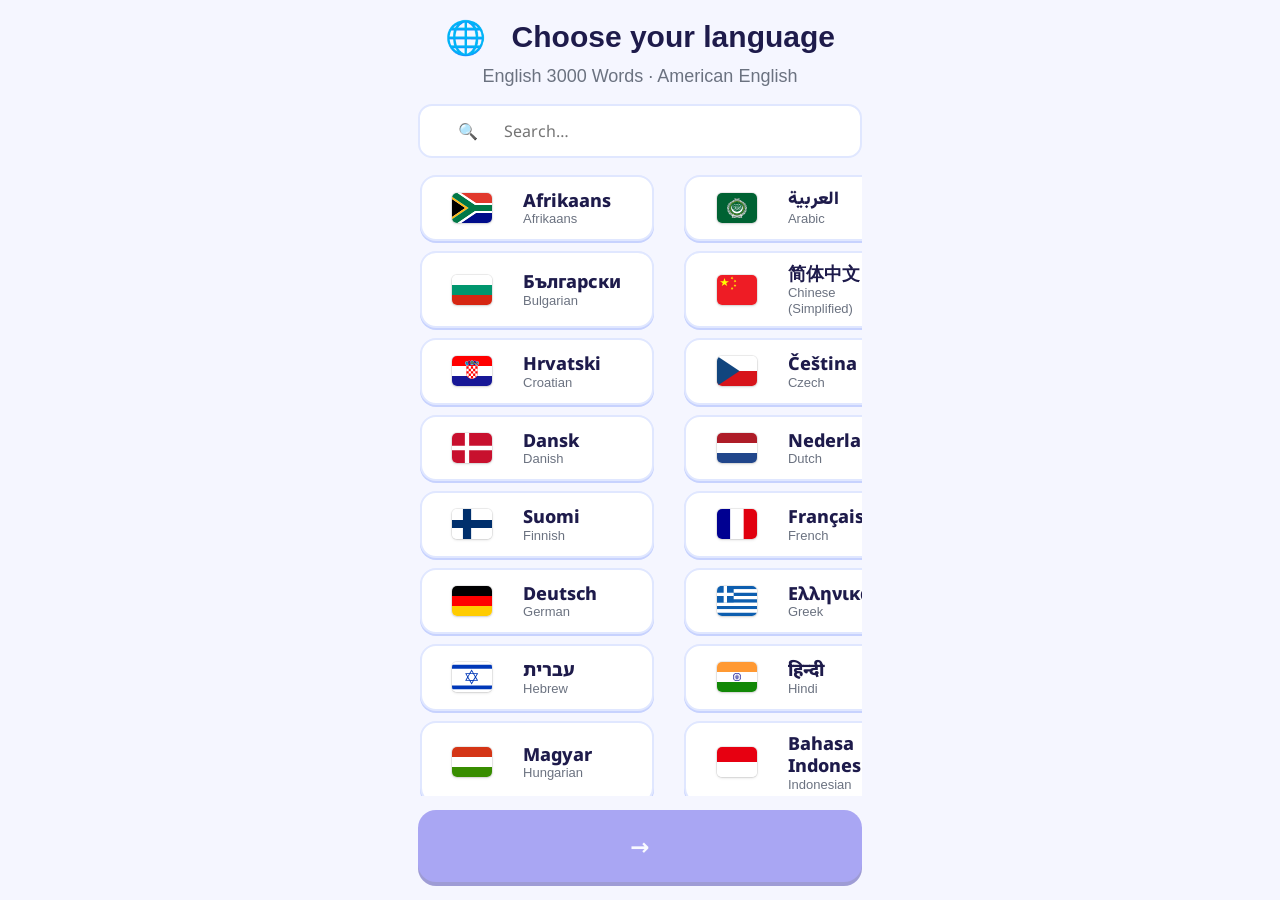
<file: index.html>
<!doctype html>
<html lang="en" dir="ltr">
<head>
<meta charset="utf-8">
<meta name="viewport" content="width=device-width, initial-scale=1, viewport-fit=cover, user-scalable=no">
<meta name="theme-color" content="#4f46e5">
<meta name="description" content="Learn the 3000 most important American English words (Oxford 3000, A1–B2) in your own language.">
<meta name="apple-mobile-web-app-capable" content="yes">
<meta name="mobile-web-app-capable" content="yes">
<meta name="apple-mobile-web-app-status-bar-style" content="default">
<meta name="apple-mobile-web-app-title" content="3000 Words">
<title>English 3000 Words</title>
<link rel="manifest" href="manifest.webmanifest">
<link rel="apple-touch-icon" sizes="180x180" href="icons/apple-touch-icon.png">
<link rel="icon" href="icons/icon-192.png">
<link rel="preload" href="fonts/Vazirmatn-Bold.woff2" as="font" type="font/woff2" crossorigin>
<link rel="stylesheet" href="fonts/w3g-fonts.css?v=5">
<link rel="stylesheet" href="style.css?v=11">
<script src="install.js?v=1"></script>
</head>
<body>
<div id="app"></div>
<script src="app.js?v=14"></script>
</body>
</html>
</file>
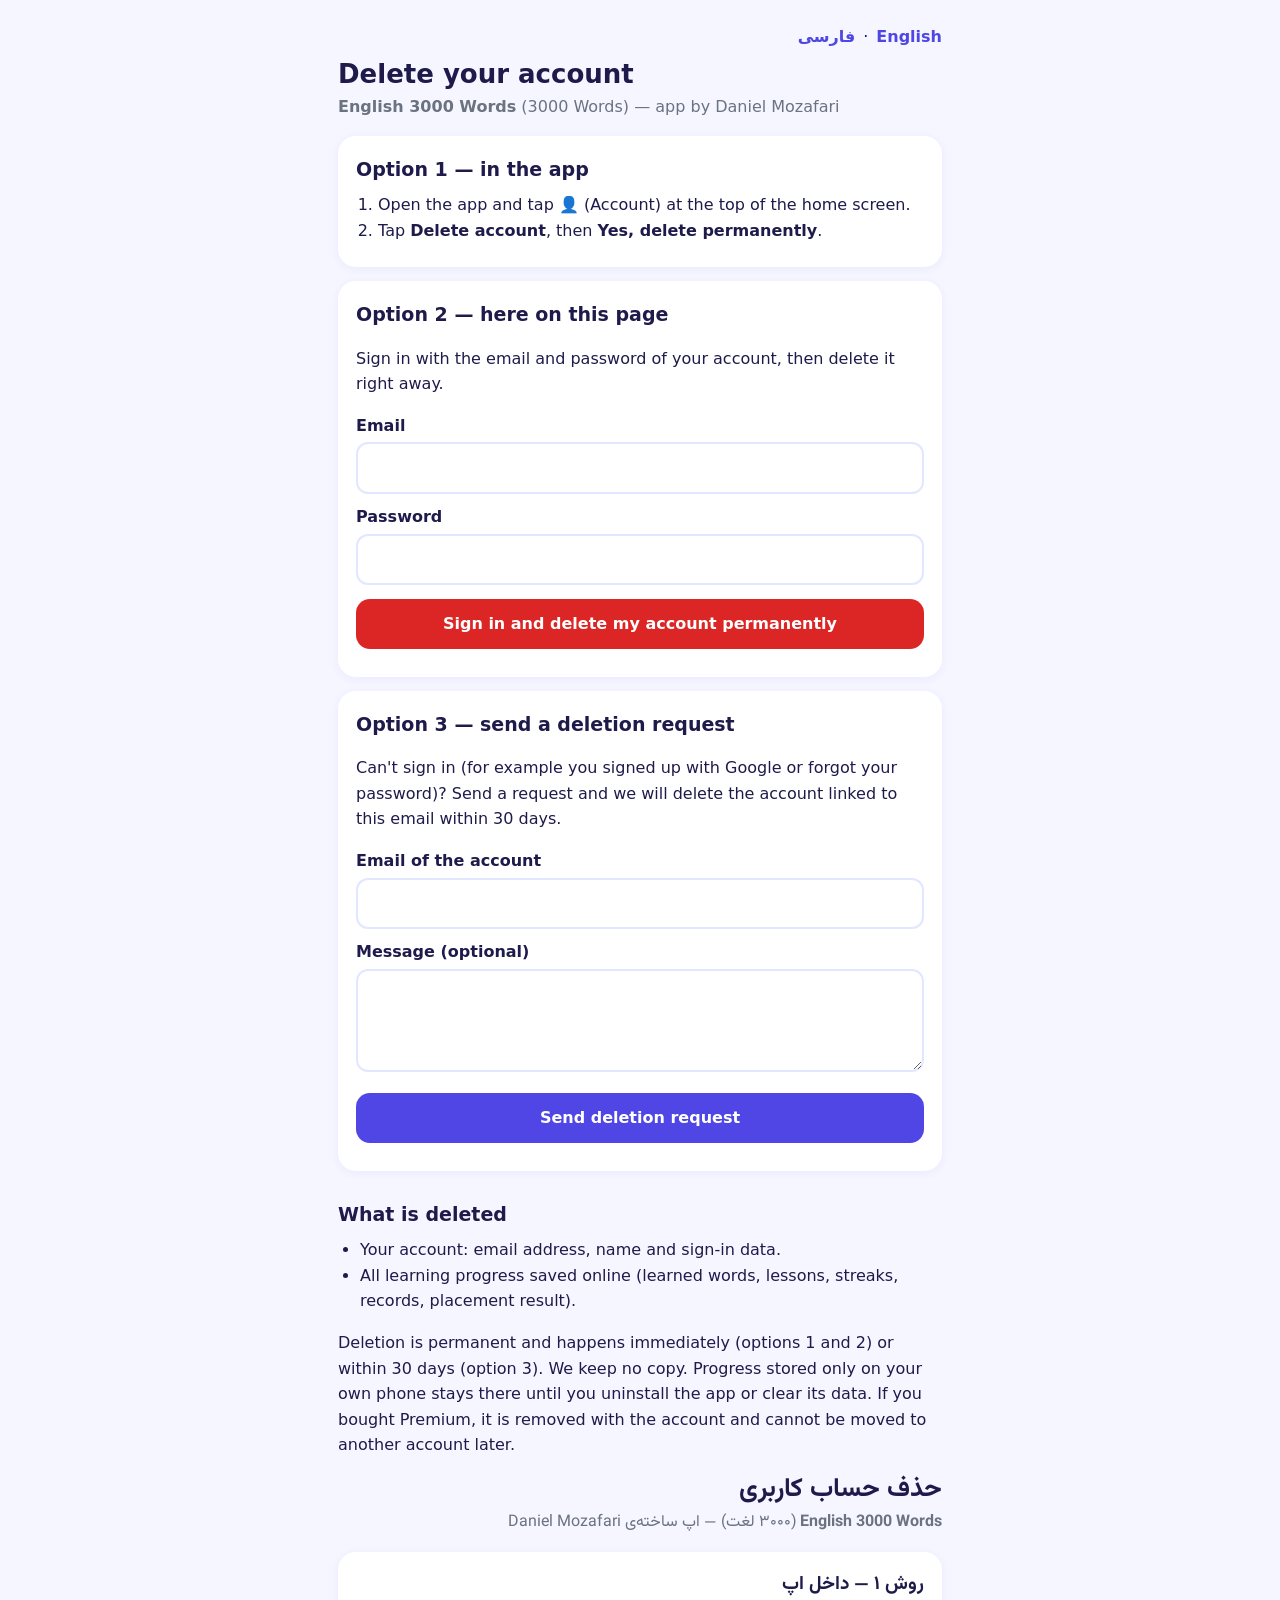
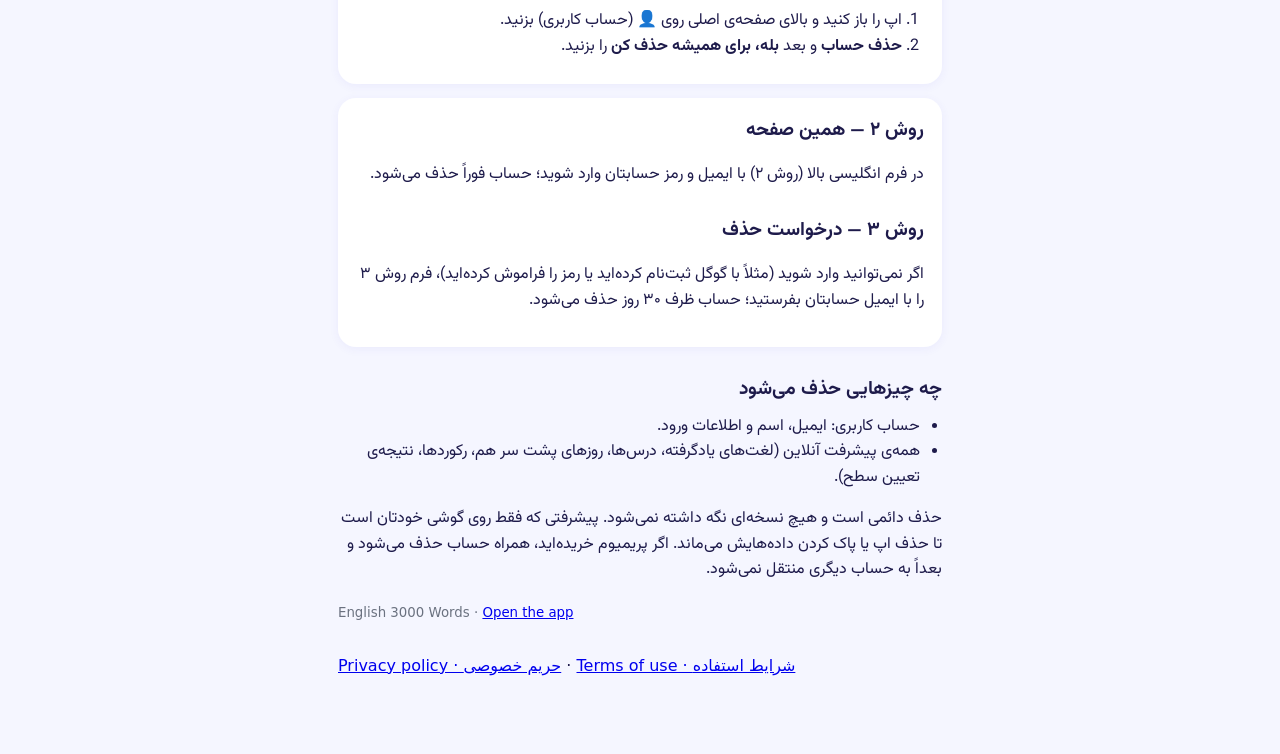
<file: delete-account.html>
<!doctype html>
<html lang="en" dir="ltr">
<head>
<meta charset="utf-8">
<meta name="viewport" content="width=device-width, initial-scale=1">
<meta name="robots" content="index,follow">
<title>Delete your account · English 3000 Words (Daniel Mozafari)</title>
<link rel="icon" href="icons/icon-192.png">
<style>
@font-face{font-family:Vazirmatn;src:url(fonts/Vazirmatn-Regular.woff2) format("woff2");font-weight:400}
@font-face{font-family:Vazirmatn;src:url(fonts/Vazirmatn-Bold.woff2) format("woff2");font-weight:700}
*{box-sizing:border-box}
body{margin:0;background:#f5f6ff;color:#1e1b4b;font:16px/1.6 system-ui,-apple-system,"Segoe UI",Roboto,Vazirmatn,sans-serif}
main{max-width:640px;margin:0 auto;padding:24px 18px 60px}
h1{font-size:26px;line-height:1.25;margin:8px 0 4px}h2{font-size:19px;margin:28px 0 8px}
.sub{color:#6b7280;margin:0 0 16px}
.card{background:#fff;border-radius:18px;padding:18px;box-shadow:0 2px 10px #4f46e510;margin:14px 0}
ol,ul{padding-inline-start:22px;margin:6px 0}
label{display:block;font-weight:700;margin:10px 0 4px}
input,textarea{width:100%;font:inherit;padding:11px 12px;border:2px solid #e0e7ff;border-radius:12px;background:#fff;color:inherit}
input:focus,textarea:focus{outline:0;border-color:#4f46e5}
button{font:inherit;font-weight:700;border:0;border-radius:14px;padding:12px 18px;margin-top:14px;cursor:pointer;background:#4f46e5;color:#fff;width:100%}
button.danger{background:#dc2626}button:disabled{opacity:.5}
.msg{margin-top:10px;font-weight:600}.msg.ok{color:#16a34a}.msg.bad{color:#dc2626}
.fa{direction:rtl;text-align:right;font-family:Vazirmatn,system-ui,sans-serif}
.lang{display:flex;gap:8px;justify-content:flex-end}.lang a{color:#4f46e5;font-weight:700;text-decoration:none}
small{color:#6b7280}
[hidden]{display:none!important}
</style>
</head>
<body>
<main>
<div class="lang"><a href="#fa">فارسی</a> · <a href="#en">English</a></div>

<section id="en">
<h1>Delete your account</h1>
<p class="sub"><b>English 3000 Words</b> (3000 Words) — app by Daniel Mozafari</p>
<div class="card">
<h2 style="margin-top:0">Option 1 — in the app</h2>
<ol><li>Open the app and tap <b>👤</b> (Account) at the top of the home screen.</li>
<li>Tap <b>Delete account</b>, then <b>Yes, delete permanently</b>.</li></ol>
</div>
<div class="card">
<h2 style="margin-top:0">Option 2 — here on this page</h2>
<p>Sign in with the email and password of your account, then delete it right away.</p>
<form id="delForm">
<label for="dEmail">Email</label><input id="dEmail" type="email" autocomplete="email" required dir="ltr">
<label for="dPw">Password</label><input id="dPw" type="password" autocomplete="current-password" required dir="ltr">
<button type="submit" id="dBtn" class="danger">Sign in and delete my account permanently</button>
<div class="msg" id="dMsg" role="status"></div>
</form>
</div>
<div class="card">
<h2 style="margin-top:0">Option 3 — send a deletion request</h2>
<p>Can't sign in (for example you signed up with Google or forgot your password)? Send a request and we will delete the account linked to this email within 30 days.</p>
<form id="reqForm">
<label for="rEmail">Email of the account</label><input id="rEmail" type="email" autocomplete="email" required dir="ltr">
<label for="rNote">Message (optional)</label><textarea id="rNote" rows="3" maxlength="1000"></textarea>
<button type="submit" id="rBtn">Send deletion request</button>
<div class="msg" id="rMsg" role="status"></div>
</form>
</div>
<h2>What is deleted</h2>
<ul><li>Your account: email address, name and sign-in data.</li>
<li>All learning progress saved online (learned words, lessons, streaks, records, placement result).</li></ul>
<p>Deletion is permanent and happens immediately (options 1 and 2) or within 30 days (option 3). We keep no copy. Progress stored only on your own phone stays there until you uninstall the app or clear its data. If you bought Premium, it is removed with the account and cannot be moved to another account later.</p>
</section>

<section id="fa" class="fa" lang="fa">
<h1>حذف حساب کاربری</h1>
<p class="sub"><b>English 3000 Words</b> (۳۰۰۰ لغت) — اپ ساخته‌ی Daniel Mozafari</p>
<div class="card">
<h2 style="margin-top:0">روش ۱ — داخل اپ</h2>
<ol><li>اپ را باز کنید و بالای صفحه‌ی اصلی روی <b>👤</b> (حساب کاربری) بزنید.</li>
<li><b>حذف حساب</b> و بعد <b>بله، برای همیشه حذف کن</b> را بزنید.</li></ol>
</div>
<div class="card">
<h2 style="margin-top:0">روش ۲ — همین صفحه</h2>
<p>در فرم انگلیسی بالا (روش ۲) با ایمیل و رمز حسابتان وارد شوید؛ حساب فوراً حذف می‌شود.</p>
<h2>روش ۳ — درخواست حذف</h2>
<p>اگر نمی‌توانید وارد شوید (مثلاً با گوگل ثبت‌نام کرده‌اید یا رمز را فراموش کرده‌اید)، فرم روش ۳ را با ایمیل حسابتان بفرستید؛ حساب ظرف ۳۰ روز حذف می‌شود.</p>
</div>
<h2>چه چیزهایی حذف می‌شود</h2>
<ul><li>حساب کاربری: ایمیل، اسم و اطلاعات ورود.</li><li>همه‌ی پیشرفت آنلاین (لغت‌های یادگرفته، درس‌ها، روزهای پشت سر هم، رکوردها، نتیجه‌ی تعیین سطح).</li></ul>
<p>حذف دائمی است و هیچ نسخه‌ای نگه داشته نمی‌شود. پیشرفتی که فقط روی گوشی خودتان است تا حذف اپ یا پاک کردن داده‌هایش می‌ماند. اگر پریمیوم خریده‌اید، همراه حساب حذف می‌شود و بعداً به حساب دیگری منتقل نمی‌شود.</p>
</section>
<p><small>English 3000 Words · <a href="./">Open the app</a></small></p>
<p style="margin-top:28px"><a href="privacy.html">Privacy policy · حریم خصوصی</a> · <a href="terms.html">Terms of use · شرایط استفاده</a></p>
</main>
<script src="vendor/supabase-2.118.0.js"></script>
<script>
(() => {
  const URL_ = 'https://acwkuhudvmarssthibzf.supabase.co', KEY = 'sb_publishable_L-R_EwjjZHj0tBxbjqFkPg_XfXNIHvh';
  const sb = supabase.createClient(URL_, KEY, { auth: { persistSession: false, autoRefreshToken: false, detectSessionInUrl: false } });
  const $ = id => document.getElementById(id);
  const say = (el, text, ok) => { el.textContent = text; el.className = 'msg ' + (ok ? 'ok' : 'bad'); };
  $('delForm').onsubmit = async e => {
    e.preventDefault(); const b = $('dBtn'); b.disabled = true; say($('dMsg'), '…', true);
    try {
      const { data, error } = await sb.auth.signInWithPassword({ email: $('dEmail').value.trim(), password: $('dPw').value });
      if (error) throw new Error(error.code === 'invalid_credentials' ? 'Wrong email or password.' : error.message);
      if (!confirm('Delete this account and all its progress permanently? This cannot be undone.')) { await sb.auth.signOut(); b.disabled = false; say($('dMsg'), ''); return; }
      const r = await fetch(URL_ + '/functions/v1/delete-account', { method: 'POST', headers: { Authorization: 'Bearer ' + data.session.access_token, apikey: KEY } });
      if (!r.ok) throw new Error('Deletion failed (' + r.status + '). Please send a request below.');
      say($('dMsg'), '✓ Your account and all its data have been deleted.', true); $('delForm').reset();
    } catch (err) { b.disabled = false; say($('dMsg'), err.message || 'Something went wrong.'); }
  };
  $('reqForm').onsubmit = async e => {
    e.preventDefault(); const b = $('rBtn'); b.disabled = true;
    try {
      const { error } = await sb.from('deletion_requests').insert({ email: $('rEmail').value.trim().slice(0, 254), note: $('rNote').value.trim().slice(0, 1000) || null });
      if (error) throw error;
      say($('rMsg'), '✓ Request received. The account for this email will be deleted within 30 days.', true); $('reqForm').reset();
    } catch (err) { b.disabled = false; say($('rMsg'), 'Could not send the request. Please try again.'); }
  };
})();
</script>
</body>
</html>
</file>
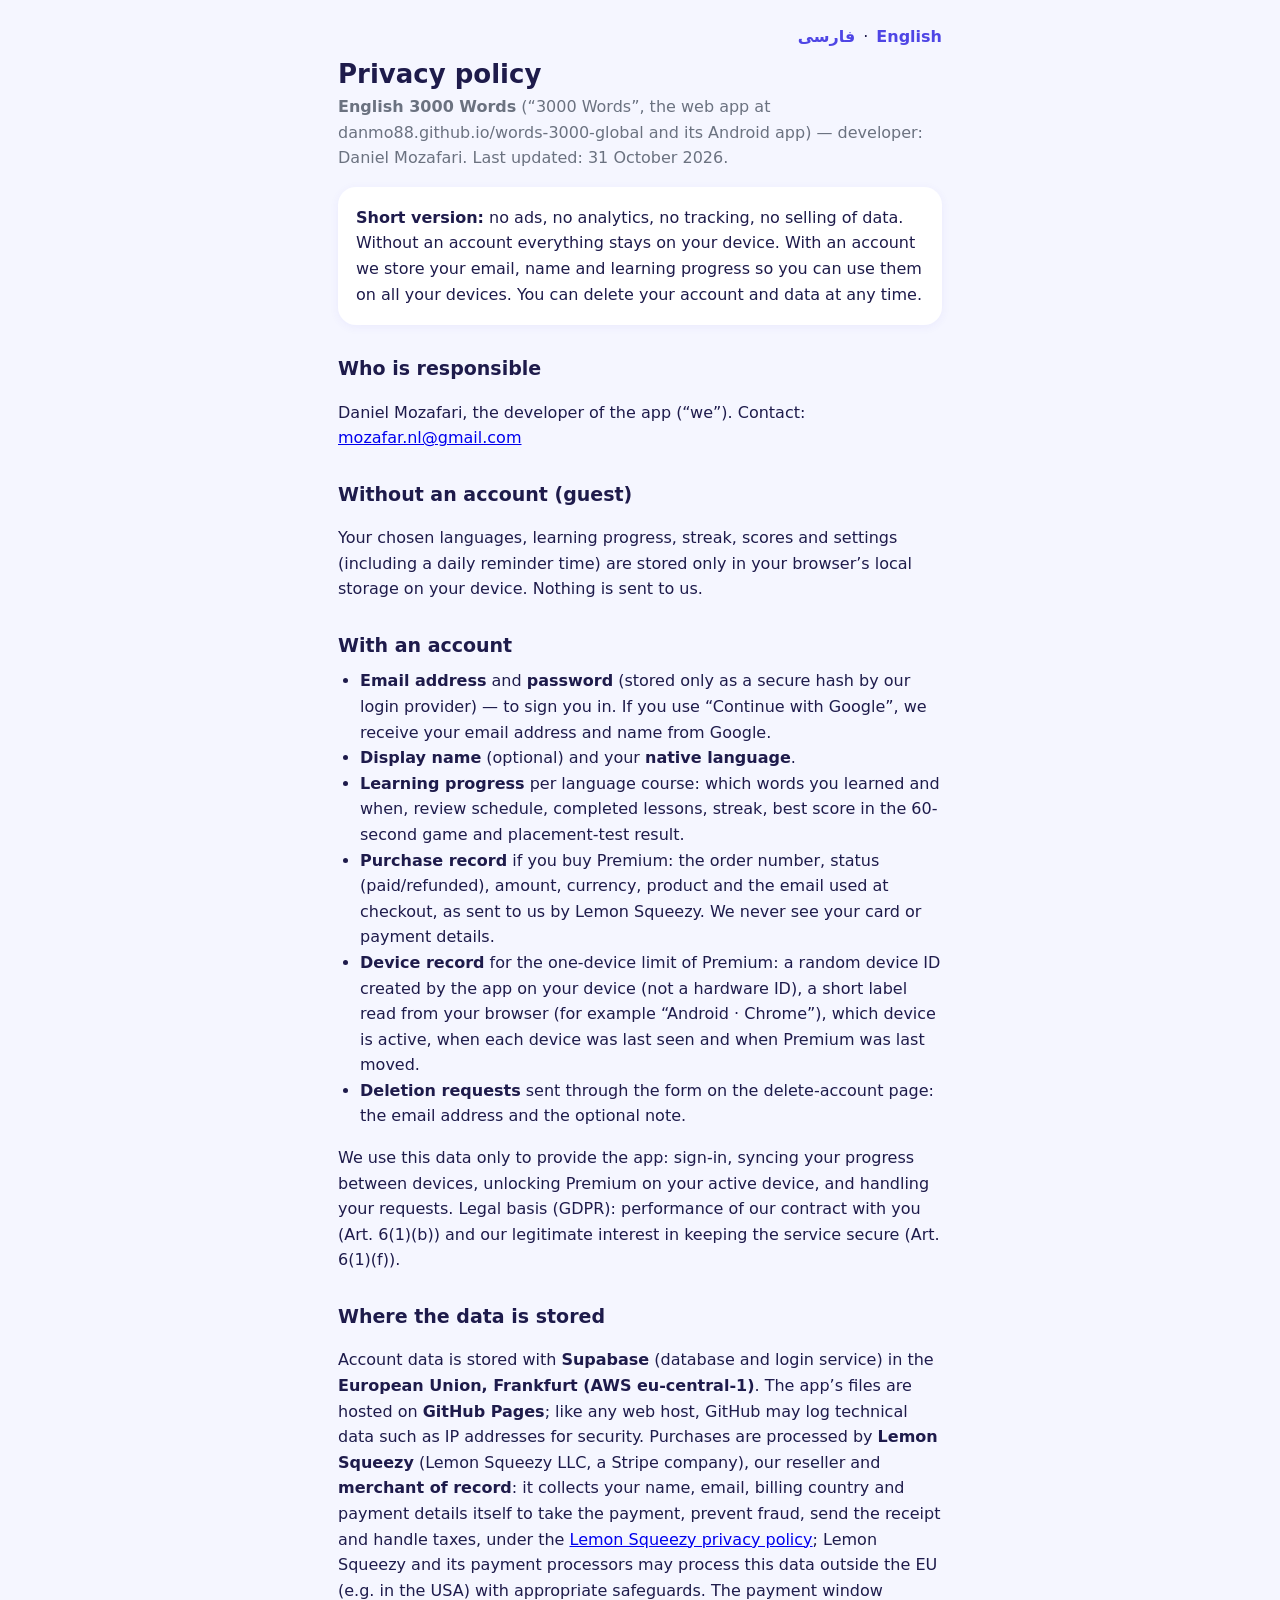
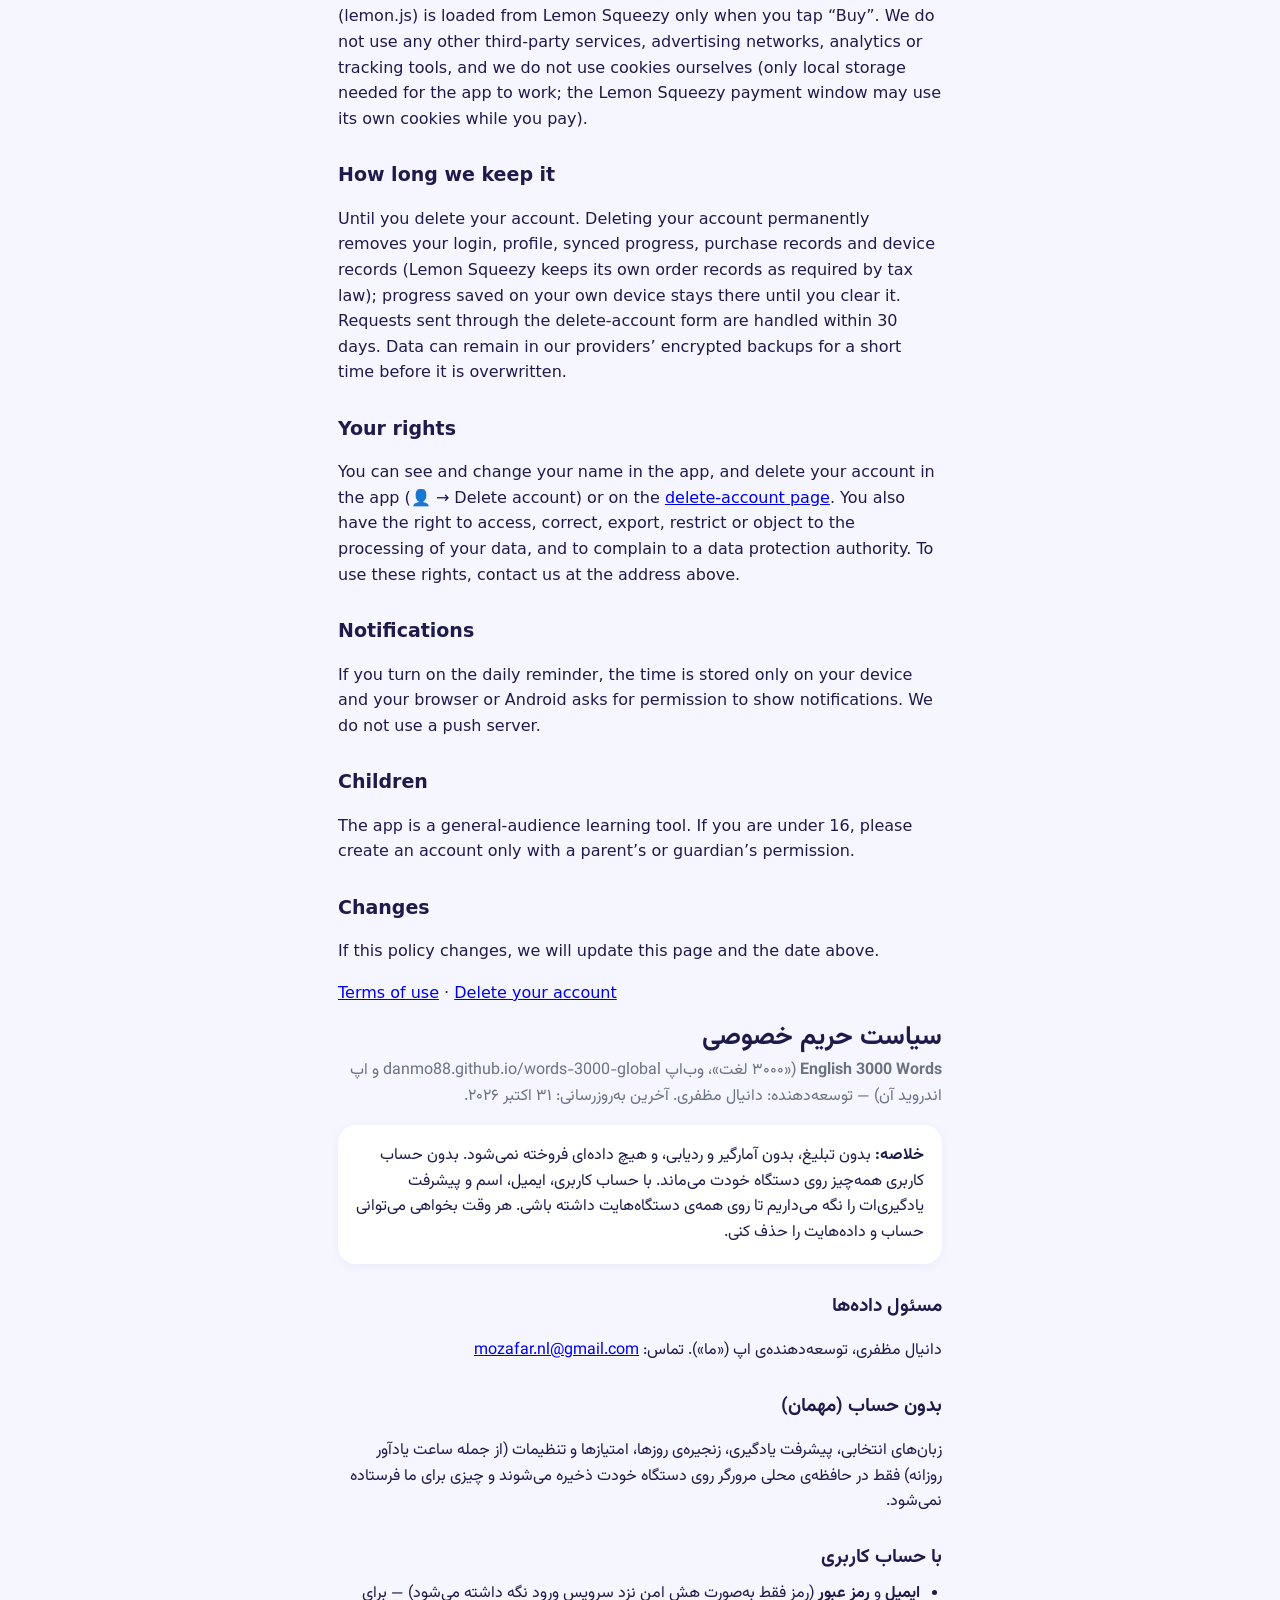
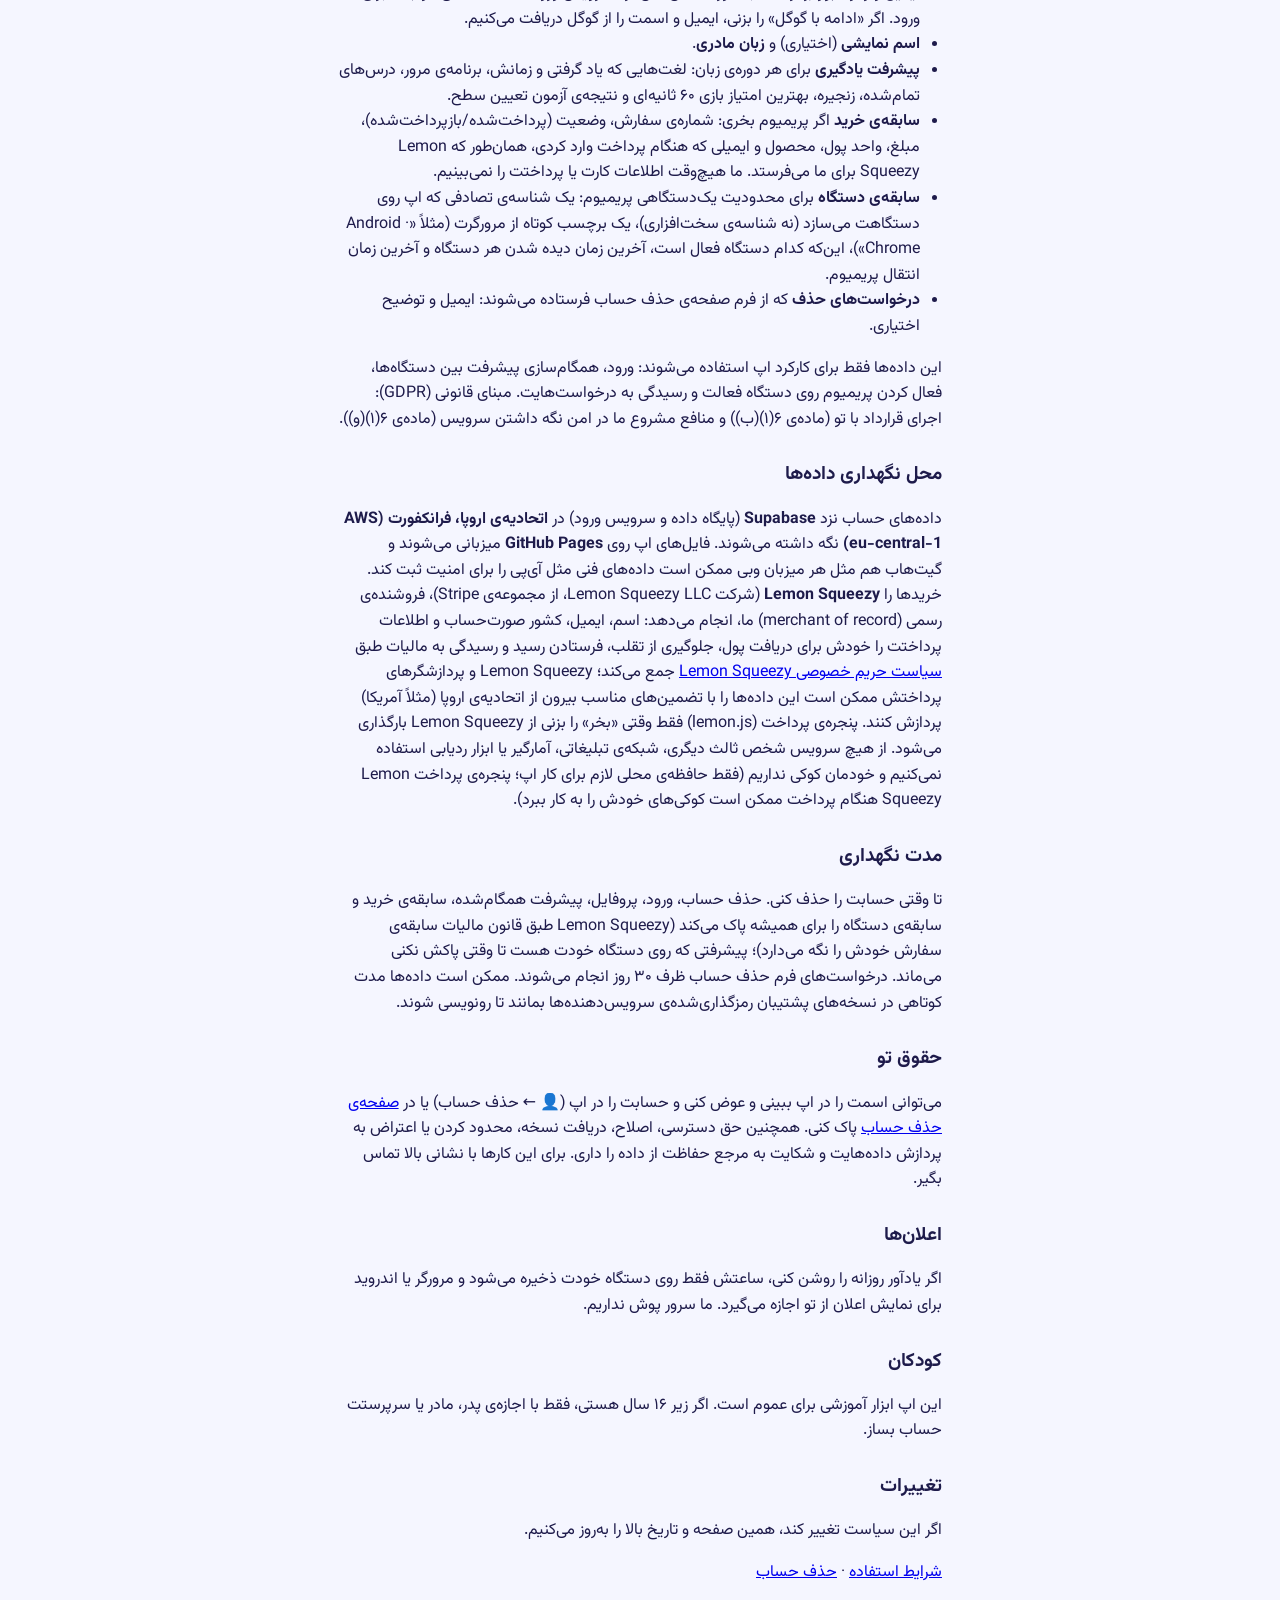
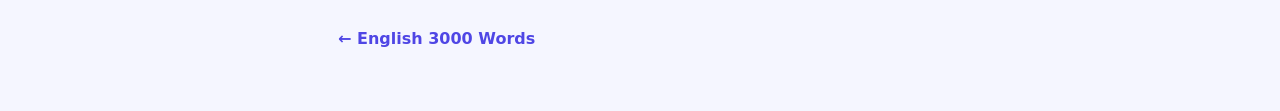
<file: privacy.html>
<!doctype html>
<html lang="en" dir="ltr">
<head>
<meta charset="utf-8">
<meta name="viewport" content="width=device-width, initial-scale=1">
<meta name="robots" content="index,follow">
<title>Privacy policy · English 3000 Words (Daniel Mozafari)</title>
<link rel="icon" href="icons/icon-192.png">
<style>
@font-face{font-family:Vazirmatn;src:url(fonts/Vazirmatn-Regular.woff2) format("woff2");font-weight:400}
@font-face{font-family:Vazirmatn;src:url(fonts/Vazirmatn-Bold.woff2) format("woff2");font-weight:700}
*{box-sizing:border-box}
body{margin:0;background:#f5f6ff;color:#1e1b4b;font:16px/1.6 system-ui,-apple-system,"Segoe UI",Roboto,Vazirmatn,sans-serif}
main{max-width:640px;margin:0 auto;padding:24px 18px 60px}
h1{font-size:26px;line-height:1.25;margin:8px 0 4px}h2{font-size:19px;margin:28px 0 8px}
.sub{color:#6b7280;margin:0 0 16px}
.card{background:#fff;border-radius:18px;padding:18px;box-shadow:0 2px 10px #4f46e510;margin:14px 0}
ol,ul{padding-inline-start:22px;margin:6px 0}
label{display:block;font-weight:700;margin:10px 0 4px}
input,textarea{width:100%;font:inherit;padding:11px 12px;border:2px solid #e0e7ff;border-radius:12px;background:#fff;color:inherit}
input:focus,textarea:focus{outline:0;border-color:#4f46e5}
button{font:inherit;font-weight:700;border:0;border-radius:14px;padding:12px 18px;margin-top:14px;cursor:pointer;background:#4f46e5;color:#fff;width:100%}
button.danger{background:#dc2626}button:disabled{opacity:.5}
.msg{margin-top:10px;font-weight:600}.msg.ok{color:#16a34a}.msg.bad{color:#dc2626}
.fa{direction:rtl;text-align:right;font-family:Vazirmatn,system-ui,sans-serif}
.lang{display:flex;gap:8px;justify-content:flex-end}.lang a{color:#4f46e5;font-weight:700;text-decoration:none}
small{color:#6b7280}
[hidden]{display:none!important}
.ph{display:inline-block;max-width:100%;overflow-wrap:anywhere;margin:2px 0;background:#fef3c7;border:2px dashed #f59e0b;border-radius:10px;padding:2px 8px;font-weight:700;color:#92400e}
.back{display:inline-block;margin-top:24px;color:#4f46e5;font-weight:700;text-decoration:none}
nav.lang{margin-bottom:6px}
</style>
</head>
<body>
<main>
<nav class="lang"><a href="#fa">فارسی</a> · <a href="#en">English</a></nav>
<section id="en">
<h1>Privacy policy</h1>
<p class="sub"><b>English 3000 Words</b> (“3000 Words”, the web app at danmo88.github.io/words-3000-global and its Android app) — developer: Daniel Mozafari. Last updated: 31 October 2026.</p>
<div class="card"><b>Short version:</b> no ads, no analytics, no tracking, no selling of data. Without an account everything stays on your device. With an account we store your email, name and learning progress so you can use them on all your devices. You can delete your account and data at any time.</div>
<h2>Who is responsible</h2>
<p>Daniel Mozafari, the developer of the app (“we”). Contact: <a href="mailto:mozafar.nl@gmail.com">mozafar.nl@gmail.com</a></p>
<h2>Without an account (guest)</h2>
<p>Your chosen languages, learning progress, streak, scores and settings (including a daily reminder time) are stored only in your browser’s local storage on your device. Nothing is sent to us.</p>
<h2>With an account</h2>
<ul>
<li><b>Email address</b> and <b>password</b> (stored only as a secure hash by our login provider) — to sign you in. If you use “Continue with Google”, we receive your email address and name from Google.</li>
<li><b>Display name</b> (optional) and your <b>native language</b>.</li>
<li><b>Learning progress</b> per language course: which words you learned and when, review schedule, completed lessons, streak, best score in the 60-second game and placement-test result.</li>
<li><b>Purchase record</b> if you buy Premium: the order number, status (paid/refunded), amount, currency, product and the email used at checkout, as sent to us by Lemon Squeezy. We never see your card or payment details.</li>
<li><b>Device record</b> for the one-device limit of Premium: a random device ID created by the app on your device (not a hardware ID), a short label read from your browser (for example “Android · Chrome”), which device is active, when each device was last seen and when Premium was last moved.</li>
<li><b>Deletion requests</b> sent through the form on the delete-account page: the email address and the optional note.</li>
</ul>
<p>We use this data only to provide the app: sign-in, syncing your progress between devices, unlocking Premium on your active device, and handling your requests. Legal basis (GDPR): performance of our contract with you (Art. 6(1)(b)) and our legitimate interest in keeping the service secure (Art. 6(1)(f)).</p>
<h2>Where the data is stored</h2>
<p>Account data is stored with <b>Supabase</b> (database and login service) in the <b>European Union, Frankfurt (AWS eu-central-1)</b>. The app’s files are hosted on <b>GitHub Pages</b>; like any web host, GitHub may log technical data such as IP addresses for security. Purchases are processed by <b>Lemon Squeezy</b> (Lemon Squeezy LLC, a Stripe company), our reseller and <b>merchant of record</b>: it collects your name, email, billing country and payment details itself to take the payment, prevent fraud, send the receipt and handle taxes, under the <a href="https://www.lemonsqueezy.com/privacy" rel="noopener">Lemon Squeezy privacy policy</a>; Lemon Squeezy and its payment processors may process this data outside the EU (e.g. in the USA) with appropriate safeguards. The payment window (lemon.js) is loaded from Lemon Squeezy only when you tap “Buy”. We do not use any other third-party services, advertising networks, analytics or tracking tools, and we do not use cookies ourselves (only local storage needed for the app to work; the Lemon Squeezy payment window may use its own cookies while you pay).</p>
<h2>How long we keep it</h2>
<p>Until you delete your account. Deleting your account permanently removes your login, profile, synced progress, purchase records and device records (Lemon Squeezy keeps its own order records as required by tax law); progress saved on your own device stays there until you clear it. Requests sent through the delete-account form are handled within 30 days. Data can remain in our providers’ encrypted backups for a short time before it is overwritten.</p>
<h2>Your rights</h2>
<p>You can see and change your name in the app, and delete your account in the app (👤 → Delete account) or on the <a href="delete-account.html">delete-account page</a>. You also have the right to access, correct, export, restrict or object to the processing of your data, and to complain to a data protection authority. To use these rights, contact us at the address above.</p>
<h2>Notifications</h2>
<p>If you turn on the daily reminder, the time is stored only on your device and your browser or Android asks for permission to show notifications. We do not use a push server.</p>
<h2>Children</h2>
<p>The app is a general-audience learning tool. If you are under 16, please create an account only with a parent’s or guardian’s permission.</p>
<h2>Changes</h2>
<p>If this policy changes, we will update this page and the date above.</p>
<p><a href="terms.html">Terms of use</a> · <a href="delete-account.html">Delete your account</a></p>
</section>
<section id="fa" class="fa" lang="fa" dir="rtl">
<h1>سیاست حریم خصوصی</h1>
<p class="sub"><b>English 3000 Words</b> («۳۰۰۰ لغت»، وب‌اپ danmo88.github.io/words-3000-global و اپ اندروید آن) — توسعه‌دهنده: دانیال مظفری. آخرین به‌روزرسانی: ۳۱ اکتبر ۲۰۲۶.</p>
<div class="card"><b>خلاصه:</b> بدون تبلیغ، بدون آمارگیر و ردیابی، و هیچ داده‌ای فروخته نمی‌شود. بدون حساب کاربری همه‌چیز روی دستگاه خودت می‌ماند. با حساب کاربری، ایمیل، اسم و پیشرفت یادگیری‌ات را نگه می‌داریم تا روی همه‌ی دستگاه‌هایت داشته باشی. هر وقت بخواهی می‌توانی حساب و داده‌هایت را حذف کنی.</div>
<h2>مسئول داده‌ها</h2>
<p>دانیال مظفری، توسعه‌دهنده‌ی اپ («ما»). تماس: <a href="mailto:mozafar.nl@gmail.com" dir="ltr">mozafar.nl@gmail.com</a></p>
<h2>بدون حساب (مهمان)</h2>
<p>زبان‌های انتخابی، پیشرفت یادگیری، زنجیره‌ی روزها، امتیازها و تنظیمات (از جمله ساعت یادآور روزانه) فقط در حافظه‌ی محلی مرورگر روی دستگاه خودت ذخیره می‌شوند و چیزی برای ما فرستاده نمی‌شود.</p>
<h2>با حساب کاربری</h2>
<ul>
<li><b>ایمیل</b> و <b>رمز عبور</b> (رمز فقط به‌صورت هش امن نزد سرویس ورود نگه داشته می‌شود) — برای ورود. اگر «ادامه با گوگل» را بزنی، ایمیل و اسمت را از گوگل دریافت می‌کنیم.</li>
<li><b>اسم نمایشی</b> (اختیاری) و <b>زبان مادری</b>.</li>
<li><b>پیشرفت یادگیری</b> برای هر دوره‌ی زبان: لغت‌هایی که یاد گرفتی و زمانش، برنامه‌ی مرور، درس‌های تمام‌شده، زنجیره، بهترین امتیاز بازی ۶۰ ثانیه‌ای و نتیجه‌ی آزمون تعیین سطح.</li>
<li><b>سابقه‌ی خرید</b> اگر پریمیوم بخری: شماره‌ی سفارش، وضعیت (پرداخت‌شده/بازپرداخت‌شده)، مبلغ، واحد پول، محصول و ایمیلی که هنگام پرداخت وارد کردی، همان‌طور که Lemon Squeezy برای ما می‌فرستد. ما هیچ‌وقت اطلاعات کارت یا پرداختت را نمی‌بینیم.</li>
<li><b>سابقه‌ی دستگاه</b> برای محدودیت یک‌دستگاهی پریمیوم: یک شناسه‌ی تصادفی که اپ روی دستگاهت می‌سازد (نه شناسه‌ی سخت‌افزاری)، یک برچسب کوتاه از مرورگرت (مثلاً «Android · Chrome»)، این‌که کدام دستگاه فعال است، آخرین زمان دیده شدن هر دستگاه و آخرین زمان انتقال پریمیوم.</li>
<li><b>درخواست‌های حذف</b> که از فرم صفحه‌ی حذف حساب فرستاده می‌شوند: ایمیل و توضیح اختیاری.</li>
</ul>
<p>این داده‌ها فقط برای کارکرد اپ استفاده می‌شوند: ورود، همگام‌سازی پیشرفت بین دستگاه‌ها، فعال کردن پریمیوم روی دستگاه فعالت و رسیدگی به درخواست‌هایت. مبنای قانونی (GDPR): اجرای قرارداد با تو (ماده‌ی ۶(۱)(ب)) و منافع مشروع ما در امن نگه داشتن سرویس (ماده‌ی ۶(۱)(و)).</p>
<h2>محل نگهداری داده‌ها</h2>
<p>داده‌های حساب نزد <b>Supabase</b> (پایگاه داده و سرویس ورود) در <b>اتحادیه‌ی اروپا، فرانکفورت (AWS eu-central-1)</b> نگه داشته می‌شوند. فایل‌های اپ روی <b>GitHub Pages</b> میزبانی می‌شوند و گیت‌هاب هم مثل هر میزبان وبی ممکن است داده‌های فنی مثل آی‌پی را برای امنیت ثبت کند. خریدها را <b>Lemon Squeezy</b> (شرکت Lemon Squeezy LLC، از مجموعه‌ی Stripe)، فروشنده‌ی رسمی (merchant of record) ما، انجام می‌دهد: اسم، ایمیل، کشور صورت‌حساب و اطلاعات پرداختت را خودش برای دریافت پول، جلوگیری از تقلب، فرستادن رسید و رسیدگی به مالیات طبق <a href="https://www.lemonsqueezy.com/privacy" rel="noopener">سیاست حریم خصوصی Lemon Squeezy</a> جمع می‌کند؛ Lemon Squeezy و پردازشگرهای پرداختش ممکن است این داده‌ها را با تضمین‌های مناسب بیرون از اتحادیه‌ی اروپا (مثلاً آمریکا) پردازش کنند. پنجره‌ی پرداخت (lemon.js) فقط وقتی «بخر» را بزنی از Lemon Squeezy بارگذاری می‌شود. از هیچ سرویس شخص ثالث دیگری، شبکه‌ی تبلیغاتی، آمارگیر یا ابزار ردیابی استفاده نمی‌کنیم و خودمان کوکی نداریم (فقط حافظه‌ی محلی لازم برای کار اپ؛ پنجره‌ی پرداخت Lemon Squeezy هنگام پرداخت ممکن است کوکی‌های خودش را به کار ببرد).</p>
<h2>مدت نگهداری</h2>
<p>تا وقتی حسابت را حذف کنی. حذف حساب، ورود، پروفایل، پیشرفت همگام‌شده، سابقه‌ی خرید و سابقه‌ی دستگاه را برای همیشه پاک می‌کند (Lemon Squeezy طبق قانون مالیات سابقه‌ی سفارش خودش را نگه می‌دارد)؛ پیشرفتی که روی دستگاه خودت هست تا وقتی پاکش نکنی می‌ماند. درخواست‌های فرم حذف حساب ظرف ۳۰ روز انجام می‌شوند. ممکن است داده‌ها مدت کوتاهی در نسخه‌های پشتیبان رمزگذاری‌شده‌ی سرویس‌دهنده‌ها بمانند تا رونویسی شوند.</p>
<h2>حقوق تو</h2>
<p>می‌توانی اسمت را در اپ ببینی و عوض کنی و حسابت را در اپ (👤 ← حذف حساب) یا در <a href="delete-account.html">صفحه‌ی حذف حساب</a> پاک کنی. همچنین حق دسترسی، اصلاح، دریافت نسخه، محدود کردن یا اعتراض به پردازش داده‌هایت و شکایت به مرجع حفاظت از داده را داری. برای این کارها با نشانی بالا تماس بگیر.</p>
<h2>اعلان‌ها</h2>
<p>اگر یادآور روزانه را روشن کنی، ساعتش فقط روی دستگاه خودت ذخیره می‌شود و مرورگر یا اندروید برای نمایش اعلان از تو اجازه می‌گیرد. ما سرور پوش نداریم.</p>
<h2>کودکان</h2>
<p>این اپ ابزار آموزشی برای عموم است. اگر زیر ۱۶ سال هستی، فقط با اجازه‌ی پدر، مادر یا سرپرستت حساب بساز.</p>
<h2>تغییرات</h2>
<p>اگر این سیاست تغییر کند، همین صفحه و تاریخ بالا را به‌روز می‌کنیم.</p>
<p><a href="terms.html">شرایط استفاده</a> · <a href="delete-account.html">حذف حساب</a></p>
</section>
<a class="back" href="./">← English 3000 Words</a>
</main>
</body>
</html>
</file>
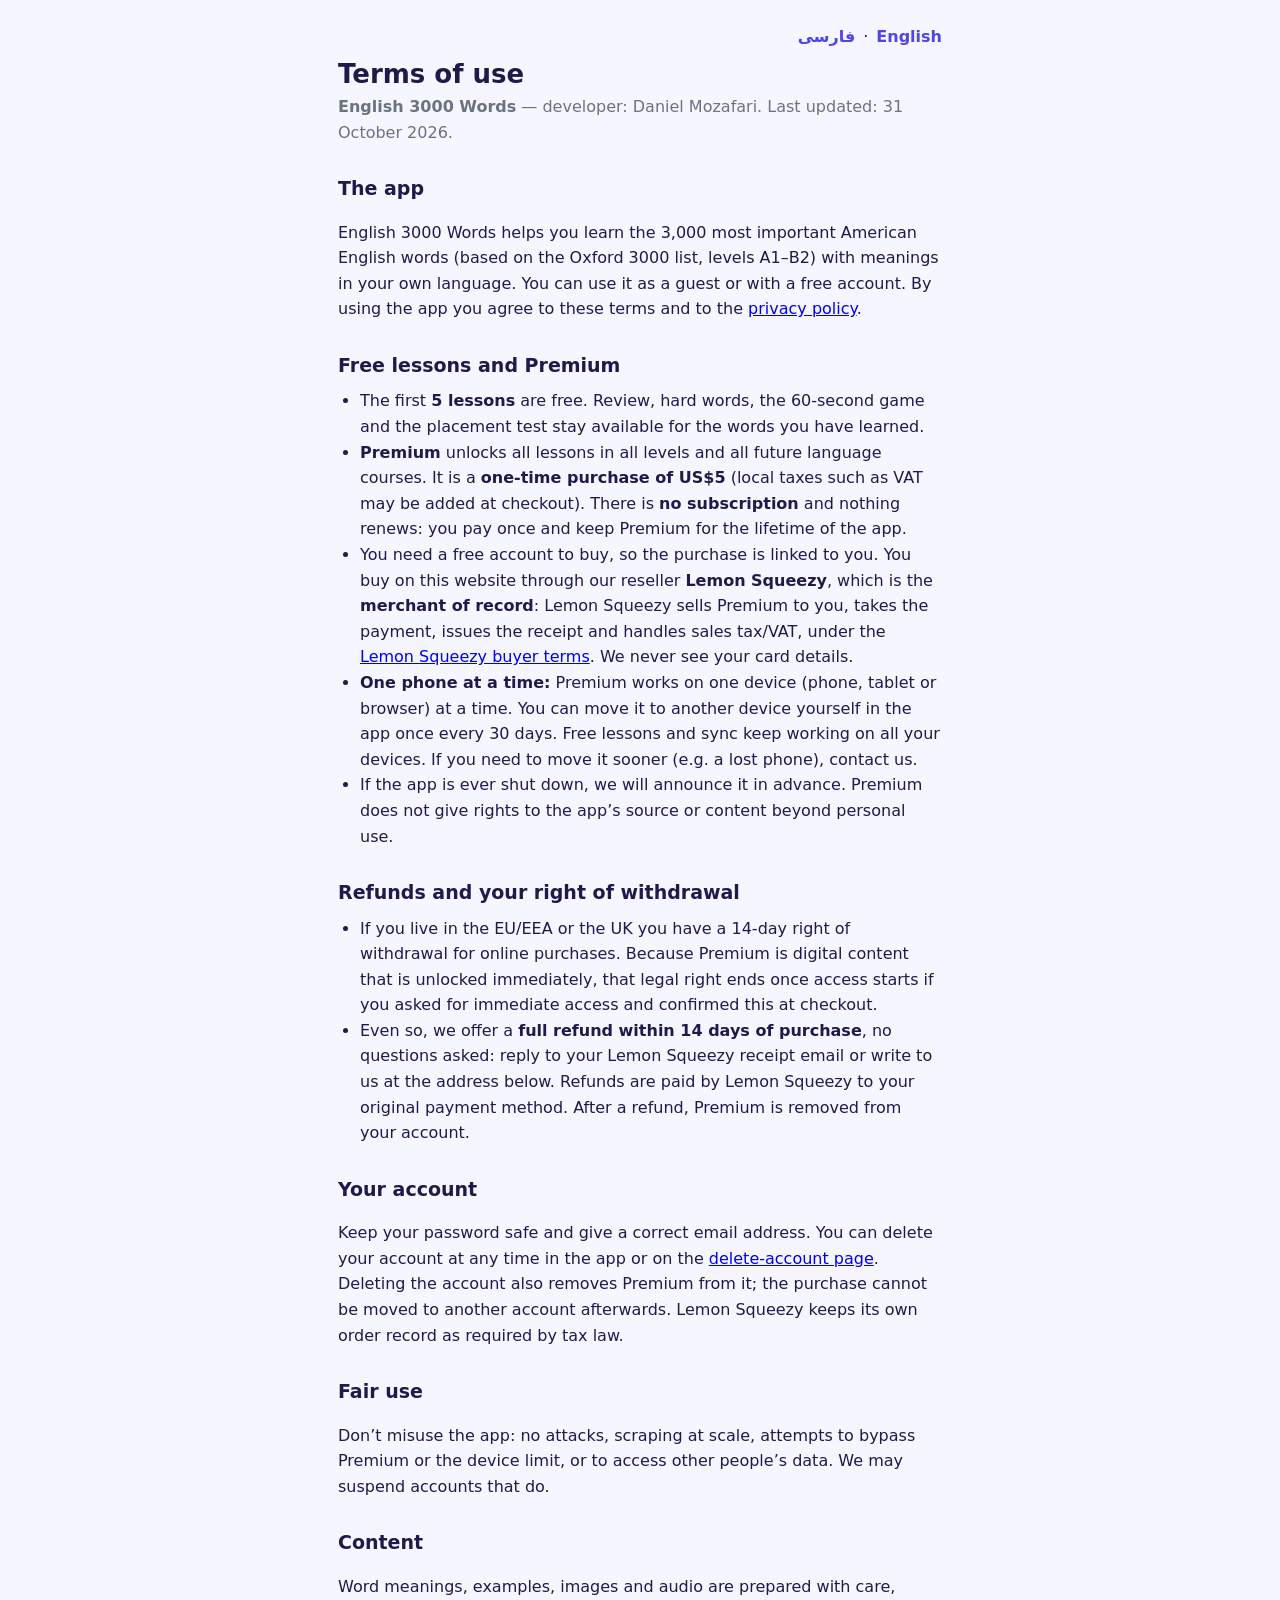
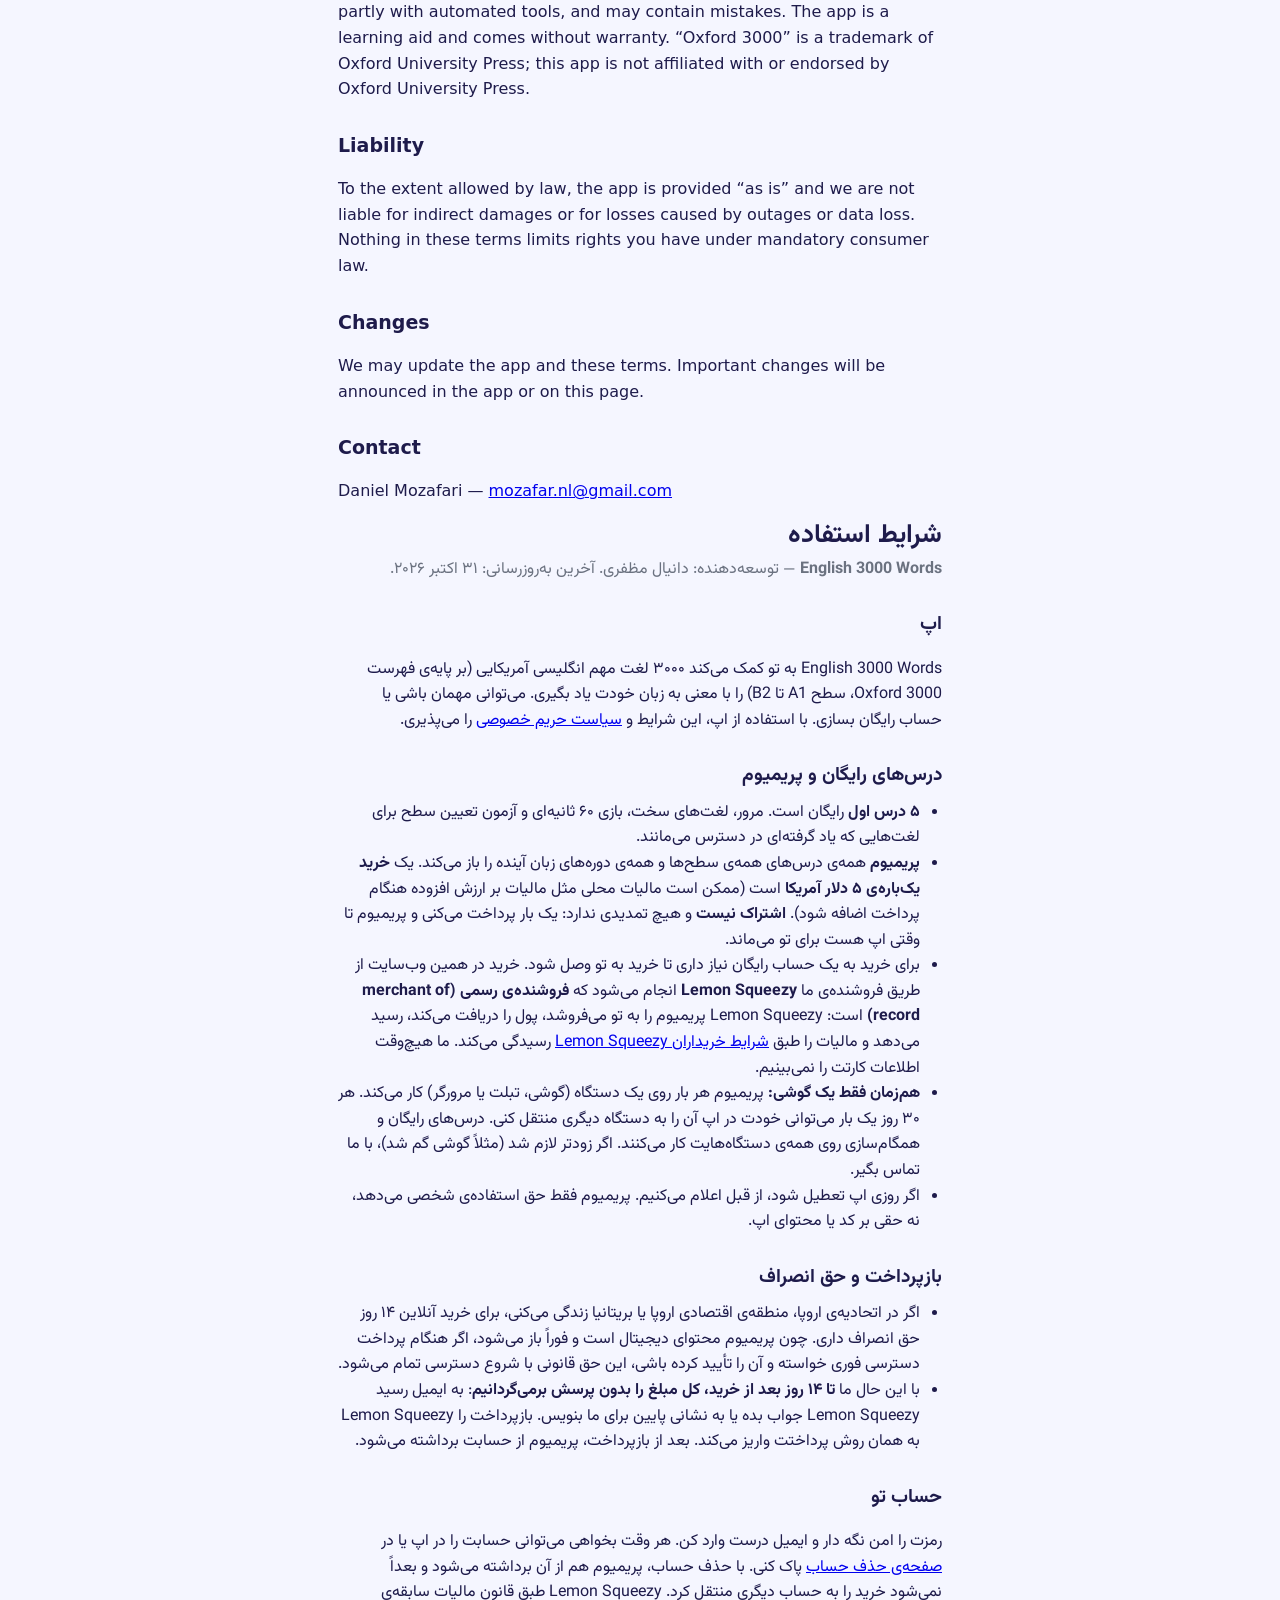
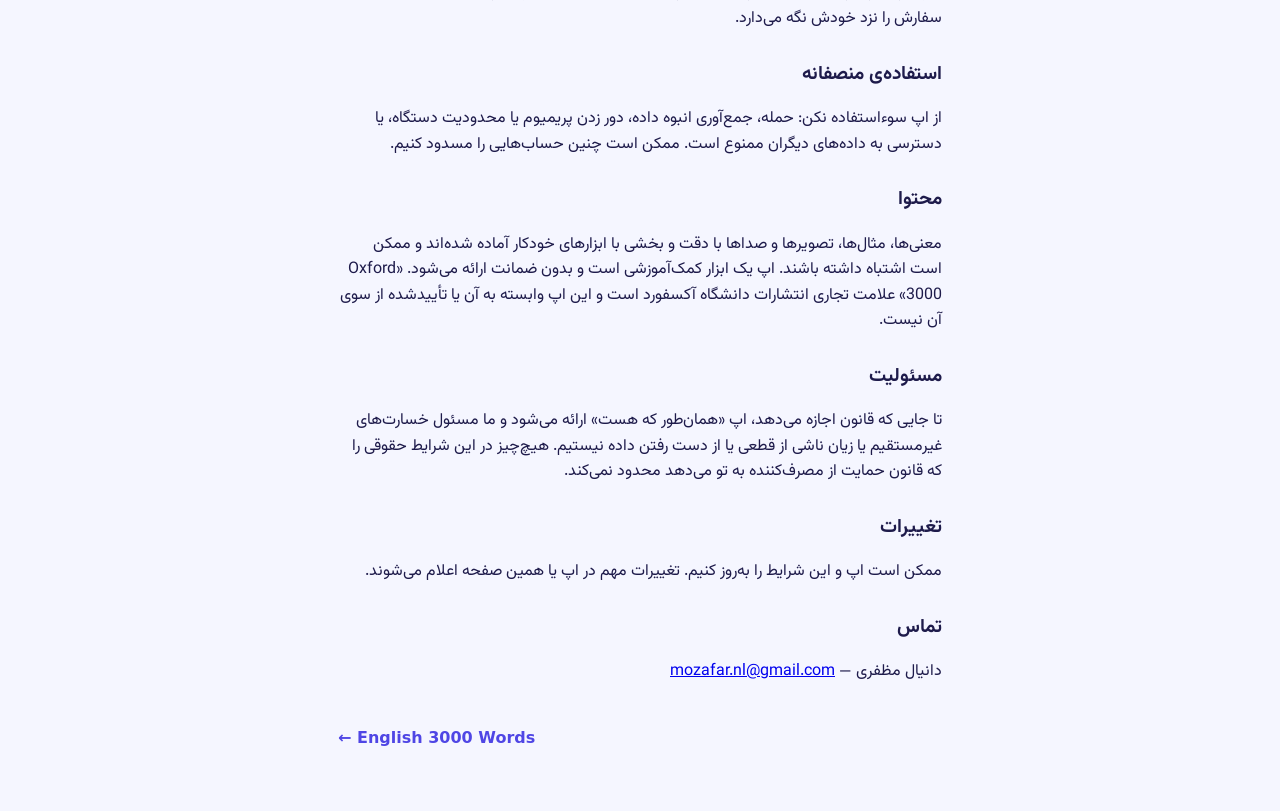
<file: terms.html>
<!doctype html>
<html lang="en" dir="ltr">
<head>
<meta charset="utf-8">
<meta name="viewport" content="width=device-width, initial-scale=1">
<meta name="robots" content="index,follow">
<title>Terms of use · English 3000 Words (Daniel Mozafari)</title>
<link rel="icon" href="icons/icon-192.png">
<style>
@font-face{font-family:Vazirmatn;src:url(fonts/Vazirmatn-Regular.woff2) format("woff2");font-weight:400}
@font-face{font-family:Vazirmatn;src:url(fonts/Vazirmatn-Bold.woff2) format("woff2");font-weight:700}
*{box-sizing:border-box}
body{margin:0;background:#f5f6ff;color:#1e1b4b;font:16px/1.6 system-ui,-apple-system,"Segoe UI",Roboto,Vazirmatn,sans-serif}
main{max-width:640px;margin:0 auto;padding:24px 18px 60px}
h1{font-size:26px;line-height:1.25;margin:8px 0 4px}h2{font-size:19px;margin:28px 0 8px}
.sub{color:#6b7280;margin:0 0 16px}
.card{background:#fff;border-radius:18px;padding:18px;box-shadow:0 2px 10px #4f46e510;margin:14px 0}
ol,ul{padding-inline-start:22px;margin:6px 0}
label{display:block;font-weight:700;margin:10px 0 4px}
input,textarea{width:100%;font:inherit;padding:11px 12px;border:2px solid #e0e7ff;border-radius:12px;background:#fff;color:inherit}
input:focus,textarea:focus{outline:0;border-color:#4f46e5}
button{font:inherit;font-weight:700;border:0;border-radius:14px;padding:12px 18px;margin-top:14px;cursor:pointer;background:#4f46e5;color:#fff;width:100%}
button.danger{background:#dc2626}button:disabled{opacity:.5}
.msg{margin-top:10px;font-weight:600}.msg.ok{color:#16a34a}.msg.bad{color:#dc2626}
.fa{direction:rtl;text-align:right;font-family:Vazirmatn,system-ui,sans-serif}
.lang{display:flex;gap:8px;justify-content:flex-end}.lang a{color:#4f46e5;font-weight:700;text-decoration:none}
small{color:#6b7280}
[hidden]{display:none!important}
.ph{display:inline-block;max-width:100%;overflow-wrap:anywhere;margin:2px 0;background:#fef3c7;border:2px dashed #f59e0b;border-radius:10px;padding:2px 8px;font-weight:700;color:#92400e}
.back{display:inline-block;margin-top:24px;color:#4f46e5;font-weight:700;text-decoration:none}
nav.lang{margin-bottom:6px}
</style>
</head>
<body>
<main>
<nav class="lang"><a href="#fa">فارسی</a> · <a href="#en">English</a></nav>
<section id="en">
<h1>Terms of use</h1>
<p class="sub"><b>English 3000 Words</b> — developer: Daniel Mozafari. Last updated: 31 October 2026.</p>
<h2>The app</h2>
<p>English 3000 Words helps you learn the 3,000 most important American English words (based on the Oxford 3000 list, levels A1–B2) with meanings in your own language. You can use it as a guest or with a free account. By using the app you agree to these terms and to the <a href="privacy.html">privacy policy</a>.</p>
<h2>Free lessons and Premium</h2>
<ul>
<li>The first <b>5 lessons</b> are free. Review, hard words, the 60-second game and the placement test stay available for the words you have learned.</li>
<li><b>Premium</b> unlocks all lessons in all levels and all future language courses. It is a <b>one-time purchase of US$5</b> (local taxes such as VAT may be added at checkout). There is <b>no subscription</b> and nothing renews: you pay once and keep Premium for the lifetime of the app.</li>
<li>You need a free account to buy, so the purchase is linked to you. You buy on this website through our reseller <b>Lemon Squeezy</b>, which is the <b>merchant of record</b>: Lemon Squeezy sells Premium to you, takes the payment, issues the receipt and handles sales tax/VAT, under the <a href="https://www.lemonsqueezy.com/buyer-terms" rel="noopener">Lemon Squeezy buyer terms</a>. We never see your card details.</li>
<li><b>One phone at a time:</b> Premium works on one device (phone, tablet or browser) at a time. You can move it to another device yourself in the app once every 30 days. Free lessons and sync keep working on all your devices. If you need to move it sooner (e.g. a lost phone), contact us.</li>
<li>If the app is ever shut down, we will announce it in advance. Premium does not give rights to the app’s source or content beyond personal use.</li>
</ul>
<h2>Refunds and your right of withdrawal</h2>
<ul>
<li>If you live in the EU/EEA or the UK you have a 14-day right of withdrawal for online purchases. Because Premium is digital content that is unlocked immediately, that legal right ends once access starts if you asked for immediate access and confirmed this at checkout.</li>
<li>Even so, we offer a <b>full refund within 14 days of purchase</b>, no questions asked: reply to your Lemon Squeezy receipt email or write to us at the address below. Refunds are paid by Lemon Squeezy to your original payment method. After a refund, Premium is removed from your account.</li>
</ul>
<h2>Your account</h2>
<p>Keep your password safe and give a correct email address. You can delete your account at any time in the app or on the <a href="delete-account.html">delete-account page</a>. Deleting the account also removes Premium from it; the purchase cannot be moved to another account afterwards. Lemon Squeezy keeps its own order record as required by tax law.</p>
<h2>Fair use</h2>
<p>Don’t misuse the app: no attacks, scraping at scale, attempts to bypass Premium or the device limit, or to access other people’s data. We may suspend accounts that do.</p>
<h2>Content</h2>
<p>Word meanings, examples, images and audio are prepared with care, partly with automated tools, and may contain mistakes. The app is a learning aid and comes without warranty. “Oxford 3000” is a trademark of Oxford University Press; this app is not affiliated with or endorsed by Oxford University Press.</p>
<h2>Liability</h2>
<p>To the extent allowed by law, the app is provided “as is” and we are not liable for indirect damages or for losses caused by outages or data loss. Nothing in these terms limits rights you have under mandatory consumer law.</p>
<h2>Changes</h2>
<p>We may update the app and these terms. Important changes will be announced in the app or on this page.</p>
<h2>Contact</h2>
<p>Daniel Mozafari — <a href="mailto:mozafar.nl@gmail.com">mozafar.nl@gmail.com</a></p>
</section>
<section id="fa" class="fa" lang="fa" dir="rtl">
<h1>شرایط استفاده</h1>
<p class="sub"><b>English 3000 Words</b> — توسعه‌دهنده: دانیال مظفری. آخرین به‌روزرسانی: ۳۱ اکتبر ۲۰۲۶.</p>
<h2>اپ</h2>
<p>English 3000 Words به تو کمک می‌کند ۳۰۰۰ لغت مهم انگلیسی آمریکایی (بر پایه‌ی فهرست Oxford 3000، سطح A1 تا B2) را با معنی به زبان خودت یاد بگیری. می‌توانی مهمان باشی یا حساب رایگان بسازی. با استفاده از اپ، این شرایط و <a href="privacy.html">سیاست حریم خصوصی</a> را می‌پذیری.</p>
<h2>درس‌های رایگان و پریمیوم</h2>
<ul>
<li><b>۵ درس اول</b> رایگان است. مرور، لغت‌های سخت، بازی ۶۰ ثانیه‌ای و آزمون تعیین سطح برای لغت‌هایی که یاد گرفته‌ای در دسترس می‌مانند.</li>
<li><b>پریمیوم</b> همه‌ی درس‌های همه‌ی سطح‌ها و همه‌ی دوره‌های زبان آینده را باز می‌کند. یک <b>خرید یک‌باره‌ی ۵ دلار آمریکا</b> است (ممکن است مالیات محلی مثل مالیات بر ارزش افزوده هنگام پرداخت اضافه شود). <b>اشتراک نیست</b> و هیچ تمدیدی ندارد: یک بار پرداخت می‌کنی و پریمیوم تا وقتی اپ هست برای تو می‌ماند.</li>
<li>برای خرید به یک حساب رایگان نیاز داری تا خرید به تو وصل شود. خرید در همین وب‌سایت از طریق فروشنده‌ی ما <b>Lemon Squeezy</b> انجام می‌شود که <b>فروشنده‌ی رسمی (merchant of record)</b> است: Lemon Squeezy پریمیوم را به تو می‌فروشد، پول را دریافت می‌کند، رسید می‌دهد و مالیات را طبق <a href="https://www.lemonsqueezy.com/buyer-terms" rel="noopener">شرایط خریداران Lemon Squeezy</a> رسیدگی می‌کند. ما هیچ‌وقت اطلاعات کارتت را نمی‌بینیم.</li>
<li><b>هم‌زمان فقط یک گوشی:</b> پریمیوم هر بار روی یک دستگاه (گوشی، تبلت یا مرورگر) کار می‌کند. هر ۳۰ روز یک بار می‌توانی خودت در اپ آن را به دستگاه دیگری منتقل کنی. درس‌های رایگان و همگام‌سازی روی همه‌ی دستگاه‌هایت کار می‌کنند. اگر زودتر لازم شد (مثلاً گوشی گم شد)، با ما تماس بگیر.</li>
<li>اگر روزی اپ تعطیل شود، از قبل اعلام می‌کنیم. پریمیوم فقط حق استفاده‌ی شخصی می‌دهد، نه حقی بر کد یا محتوای اپ.</li>
</ul>
<h2>بازپرداخت و حق انصراف</h2>
<ul>
<li>اگر در اتحادیه‌ی اروپا، منطقه‌ی اقتصادی اروپا یا بریتانیا زندگی می‌کنی، برای خرید آنلاین ۱۴ روز حق انصراف داری. چون پریمیوم محتوای دیجیتال است و فوراً باز می‌شود، اگر هنگام پرداخت دسترسی فوری خواسته و آن را تأیید کرده باشی، این حق قانونی با شروع دسترسی تمام می‌شود.</li>
<li>با این حال ما <b>تا ۱۴ روز بعد از خرید، کل مبلغ را بدون پرسش برمی‌گردانیم</b>: به ایمیل رسید Lemon Squeezy جواب بده یا به نشانی پایین برای ما بنویس. بازپرداخت را Lemon Squeezy به همان روش پرداختت واریز می‌کند. بعد از بازپرداخت، پریمیوم از حسابت برداشته می‌شود.</li>
</ul>
<h2>حساب تو</h2>
<p>رمزت را امن نگه دار و ایمیل درست وارد کن. هر وقت بخواهی می‌توانی حسابت را در اپ یا در <a href="delete-account.html">صفحه‌ی حذف حساب</a> پاک کنی. با حذف حساب، پریمیوم هم از آن برداشته می‌شود و بعداً نمی‌شود خرید را به حساب دیگری منتقل کرد. Lemon Squeezy طبق قانون مالیات سابقه‌ی سفارش را نزد خودش نگه می‌دارد.</p>
<h2>استفاده‌ی منصفانه</h2>
<p>از اپ سوءاستفاده نکن: حمله، جمع‌آوری انبوه داده، دور زدن پریمیوم یا محدودیت دستگاه، یا دسترسی به داده‌های دیگران ممنوع است. ممکن است چنین حساب‌هایی را مسدود کنیم.</p>
<h2>محتوا</h2>
<p>معنی‌ها، مثال‌ها، تصویرها و صداها با دقت و بخشی با ابزارهای خودکار آماده شده‌اند و ممکن است اشتباه داشته باشند. اپ یک ابزار کمک‌آموزشی است و بدون ضمانت ارائه می‌شود. «Oxford 3000» علامت تجاری انتشارات دانشگاه آکسفورد است و این اپ وابسته به آن یا تأییدشده از سوی آن نیست.</p>
<h2>مسئولیت</h2>
<p>تا جایی که قانون اجازه می‌دهد، اپ «همان‌طور که هست» ارائه می‌شود و ما مسئول خسارت‌های غیرمستقیم یا زیان ناشی از قطعی یا از دست رفتن داده نیستیم. هیچ‌چیز در این شرایط حقوقی را که قانون حمایت از مصرف‌کننده به تو می‌دهد محدود نمی‌کند.</p>
<h2>تغییرات</h2>
<p>ممکن است اپ و این شرایط را به‌روز کنیم. تغییرات مهم در اپ یا همین صفحه اعلام می‌شوند.</p>
<h2>تماس</h2>
<p>دانیال مظفری — <a href="mailto:mozafar.nl@gmail.com" dir="ltr">mozafar.nl@gmail.com</a></p>
</section>
<a class="back" href="./">← English 3000 Words</a>
</main>
</body>
</html>
</file>
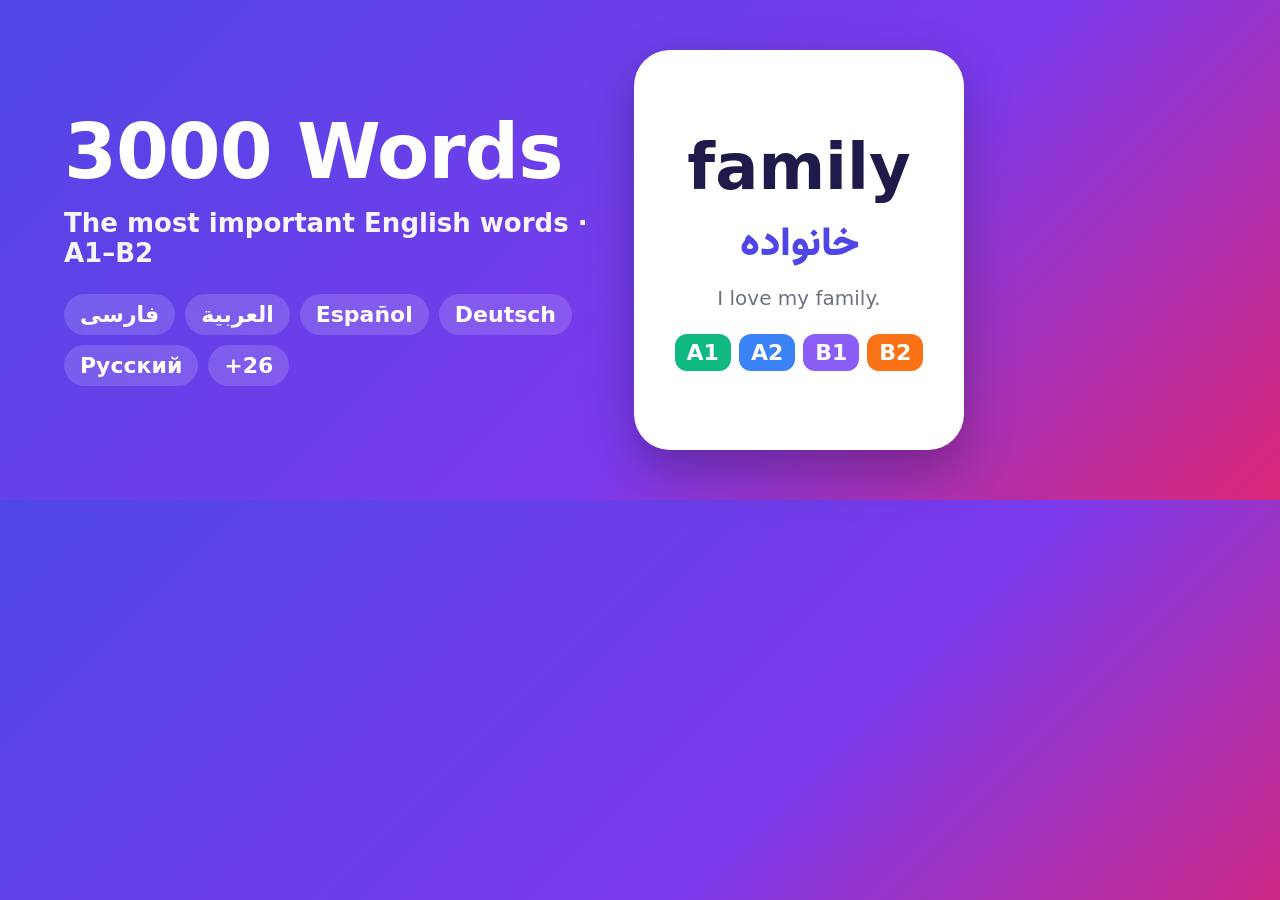
<file: store/feature-graphic.html>
<!doctype html><html><head><meta charset="utf-8"><style>
@font-face{font-family:V;src:url(../fonts/Vazirmatn-Black.woff2)}
body{margin:0;width:1024px;height:500px;overflow:hidden;background:linear-gradient(135deg,#4f46e5,#7c3aed 60%,#db2777);font-family:system-ui,"Noto Sans",sans-serif;color:#fff;display:flex;align-items:center}
.l{padding:0 0 0 64px;flex:1}.l h1{font-size:76px;line-height:1;margin:0;font-weight:900;letter-spacing:-1px}.l p{font-size:26px;margin:18px 0 0;opacity:.95;font-weight:600}
.chips{display:flex;gap:10px;margin-top:26px;flex-wrap:wrap;width:520px}.chips span{background:#ffffff26;border-radius:99px;padding:8px 16px;font-size:22px;font-weight:700}
.r{width:330px;height:400px;margin-right:60px;background:#fff;border-radius:36px;box-shadow:0 20px 50px #0004;display:flex;flex-direction:column;align-items:center;justify-content:center;color:#1e1b4b;gap:10px}
.r b{font-size:64px;font-weight:900}.r i{font-style:normal;font-size:40px;color:#4f46e5;font-family:V,system-ui}.r small{font-size:20px;color:#6b7280}
.lv{display:flex;gap:8px;margin-top:14px}.lv em{font-style:normal;font-weight:900;font-size:22px;padding:6px 12px;border-radius:12px;color:#fff}
</style></head><body>
<div class="l"><h1>3000 Words</h1><p>The most important English words · A1–B2</p>
<div class="chips"><span>فارسی</span><span>العربية</span><span>Español</span><span>Deutsch</span><span>Русский</span><span>+26</span></div></div>
<div class="r"><b>family</b><i>خانواده</i><small>I love my family.</small>
<div class="lv"><em style="background:#10b981">A1</em><em style="background:#3b82f6">A2</em><em style="background:#8b5cf6">B1</em><em style="background:#f97316">B2</em></div></div>
</body></html>
</file>
<file: fonts/w3g-fonts.css>
@font-face{font-family:'W3G Latin';src:url(w3g-latin.woff2) format('woff2');font-weight:400 900;font-display:swap;unicode-range:U+20-7E, U+A0-24F, U+2BC, U+386, U+388, U+38C, U+38F-395, U+397-3A1, U+3A3-3A7, U+3AC-3AF, U+3B1-3CE, U+400-45F, U+491, U+901-903, U+905-90B, U+90F-911, U+913-918, U+91A-928, U+92A-930, U+932, U+935-939, U+93C, U+93E-943, U+947-949, U+94B-94D, U+959, U+95E, U+964, U+1EA1-1EA3, U+1EA5, U+1EA7, U+1EA9, U+1EAB, U+1EAD, U+1EAF, U+1EB1, U+1EB3, U+1EB5, U+1EB7, U+1EB9, U+1EBB, U+1EBD, U+1EBF, U+1EC1, U+1EC3, U+1EC5, U+1EC7, U+1EC9, U+1ECB, U+1ECD, U+1ECF, U+1ED1, U+1ED3, U+1ED5, U+1ED7, U+1ED9, U+1EDB, U+1EDD, U+1EDF, U+1EE1, U+1EE3, U+1EE5-1EE7, U+1EE9, U+1EEB, U+1EED, U+1EEF, U+1EF1, U+1EF3, U+1EF7, U+1EF9, U+200C, U+2013-2014, U+2018-2019, U+201C-201E, U+2022, U+2026, U+2030, U+2032-2033, U+2039-203A, U+2116, U+2212}
@font-face{font-family:'W3G Hebrew';src:url(w3g-hebrew.woff2) format('woff2');font-weight:400 900;font-display:swap;unicode-range:U+5B0-5B9, U+5BC, U+5BE, U+5C1-5C2, U+5D0-5EA, U+5F3, U+1EF3, U+200C, U+2013-2014, U+2018-2019, U+201C-201E, U+2022, U+2026, U+2039-203A, U+2212}
@font-face{font-family:'W3G Thai';src:url(w3g-thai.woff2) format('woff2');font-weight:400 900;font-display:swap;unicode-range:U+2BC, U+E01-E02, U+E04, U+E06-E0B, U+E0D-E25, U+E27-E2E, U+E30-E39, U+E40-E44, U+E46-E4C, U+1EF3, U+200C, U+2013-2014, U+2018-2019, U+201C-201E, U+2022, U+2026, U+2039-203A, U+2212}
@font-face{font-family:'W3G Deva';src:url(w3g-deva.woff2) format('woff2');font-weight:400 900;font-display:swap;unicode-range:U+2BC, U+901-903, U+905-90B, U+90F-911, U+913-918, U+91A-928, U+92A-930, U+932, U+935-939, U+93C, U+93E-943, U+947-949, U+94B-94D, U+959, U+95E, U+964, U+1EF3, U+200C, U+2013-2014, U+2018-2019, U+201C-201E, U+2022, U+2026, U+2039-203A, U+2212}
</file>
<file: style.css>
@font-face{font-family:Vazirmatn;src:url(fonts/Vazirmatn-Regular.woff2) format("woff2");font-weight:400;font-display:swap}
@font-face{font-family:Vazirmatn;src:url(fonts/Vazirmatn-Bold.woff2) format("woff2");font-weight:700;font-display:swap}
@font-face{font-family:Vazirmatn;src:url(fonts/Vazirmatn-Black.woff2) format("woff2");font-weight:900;font-display:swap}
:root{--pri:#4f46e5;--pri2:#6366f1;--bg:#f5f6ff;--card:#fff;--ink:#1e1b4b;--mut:#6b7280;--ok:#16a34a;--okbg:#dcfce7;--bad:#dc2626;--badbg:#fee2e2;--warn:#f59e0b;
 --u:min(1dvh,1.9vw)}
*{box-sizing:border-box;margin:0;padding:0;-webkit-tap-highlight-color:transparent}
html,body{height:100%;overflow:hidden;overscroll-behavior:none}
body{font-family:"W3G Latin","W3G Hebrew","W3G Thai","W3G Deva","Noto Sans SC","Noto Sans CJK SC","PingFang SC","Hiragino Sans GB","Microsoft YaHei",Vazirmatn,system-ui,"Segoe UI",Roboto,sans-serif;background:var(--bg);color:var(--ink);-webkit-user-select:none;user-select:none;touch-action:manipulation}
#app{height:100vh;height:100dvh;overflow:hidden;display:flex;flex-direction:column;max-width:560px;margin:0 auto;
 padding:calc(env(safe-area-inset-top) + 1.6dvh) 4.5vw calc(env(safe-area-inset-bottom) + 2dvh)}
.screen{flex:1;min-height:0;display:flex;flex-direction:column;gap:1.6dvh;animation:fade .2s ease}
@keyframes fade{from{opacity:0;transform:translateY(4px)}to{opacity:1;transform:none}}
/* per-script font stacks (Persian/Arabic keep Vazirmatn exactly as before) */
:lang(fa),:lang(ar){font-family:Vazirmatn,Tahoma,sans-serif}
:lang(ja){font-family:"W3G Latin","Noto Sans JP","Noto Sans CJK JP","Hiragino Sans","Hiragino Kaku Gothic ProN","Yu Gothic","Meiryo",sans-serif}
:lang(ko){font-family:"W3G Latin","Noto Sans KR","Noto Sans CJK KR","Apple SD Gothic Neo","Malgun Gothic",sans-serif}
:lang(zh){font-family:"W3G Latin","Noto Sans SC","Noto Sans CJK SC","PingFang SC","Hiragino Sans GB","Microsoft YaHei",sans-serif}

.en{direction:ltr;unicode-bidi:isolate;font-family:"Segoe UI",Roboto,"Helvetica Neue",Arial,sans-serif}
button{font-family:inherit;border:0;cursor:pointer;color:inherit;background:none}
button:active{transform:scale(.97)}
.btn{display:flex;align-items:center;justify-content:center;gap:2vw;width:100%;min-height:max(52px,8dvh);border-radius:18px;font-weight:700;
 font-size:clamp(17px,2.6dvh,23px);background:var(--pri);color:#fff;box-shadow:0 4px 0 #3730a3}
.btn.ghost{background:#fff;color:var(--pri);box-shadow:0 3px 0 #c7d2fe;border:2px solid #e0e7ff}
.btn[disabled]{opacity:.45}
/* top bar */
.top{display:flex;align-items:center;gap:3vw;flex:none}
.x{width:max(40px,5.5dvh);height:max(40px,5.5dvh);border-radius:50%;background:#fff;font-size:clamp(18px,2.6dvh,24px);color:var(--mut);box-shadow:0 1px 4px #0001;flex:none}
.bar{flex:1;height:max(10px,1.5dvh);border-radius:99px;background:#e0e7ff;overflow:hidden}
.bar>i{display:block;height:100%;background:linear-gradient(90deg,var(--pri2),var(--pri));border-radius:99px;transition:width .3s}
.pill{font-weight:700;font-size:clamp(13px,1.9dvh,17px);color:var(--pri);background:#eef2ff;padding:.6dvh 2.6vw;border-radius:99px;white-space:nowrap;flex:none}
/* home */
.home-head{display:flex;align-items:center;justify-content:space-between;flex:none}
.logo{font-weight:900;font-size:clamp(20px,3.3dvh,30px)}
.logo small{display:block;font-weight:400;font-size:clamp(12px,1.7dvh,15px);color:var(--mut)}
.streak{display:flex;align-items:center;gap:1vw;background:#fff7ed;color:#c2410c;font-weight:900;font-size:clamp(16px,2.5dvh,22px);padding:.8dvh 3vw;border-radius:99px}
.prog{background:#fff;border-radius:20px;padding:1.6dvh 4vw;box-shadow:0 2px 10px #4f46e510;flex:none}
.prog .row{display:flex;justify-content:space-between;font-size:clamp(13px,1.9dvh,17px);margin-bottom:1dvh;color:var(--mut)}
.prog b{color:var(--ink);font-size:clamp(15px,2.3dvh,20px)}
.tiles{flex:1;min-height:0;display:grid;grid-template-rows:1.35fr 1fr 1fr 1fr;gap:1.4dvh}
.tile{display:flex;align-items:center;gap:3.5vw;text-align:start;background:#fff;border-radius:20px;padding:0 4vw;box-shadow:0 2px 10px #4f46e512;min-height:0;overflow:hidden}
.tile .ic{font-size:clamp(24px,4.4dvh,40px);flex:none}
.tile .t{flex:1;min-width:0}
.tile .t b{display:block;font-size:clamp(16px,2.5dvh,22px)}
.tile .t span{display:block;color:var(--mut);font-size:clamp(12px,1.75dvh,15px);white-space:nowrap;overflow:hidden;text-overflow:ellipsis}
.tile .n{font-weight:900;font-size:clamp(14px,2.2dvh,19px);background:#eef2ff;color:var(--pri);border-radius:99px;padding:.4dvh 2.6vw;flex:none}
.tile.main{background:linear-gradient(135deg,#6366f1,#4f46e5);color:#fff}
.tile.main .t span{color:#e0e7ff}.tile.main .n{background:#ffffff26;color:#fff}
.tile.due .n{background:#fef3c7;color:#b45309}
.tile.off{opacity:.5}
.foot{text-align:center;color:var(--mut);font-size:clamp(11px,1.6dvh,14px);flex:none}
/* learn card */
.card{flex:1;min-height:0;background:#fff;border-radius:24px;box-shadow:0 4px 18px #4f46e514;display:flex;flex-direction:column;align-items:center;padding:2dvh 4vw;gap:1dvh;overflow:hidden}
.pic{flex:1;min-height:0;width:100%;display:flex;align-items:center;justify-content:center}
.pic img{max-width:100%;max-height:100%;width:auto;height:100%;object-fit:contain;border-radius:16px}
.word{--fs:clamp(34px,6.4dvh,60px);font-size:var(--fs);font-weight:800;line-height:1.1;color:var(--ink);flex:none}
.mn{font-size:clamp(22px,3.8dvh,34px);font-weight:700;color:var(--pri);flex:none;line-height:1.55}
.ex{font-size:clamp(16px,2.6dvh,23px);color:#374151;flex:none;text-align:center;line-height:1.35}
.ex mark{background:#fef08a;border-radius:4px;padding:0 3px;color:inherit}
.spk{width:max(48px,7dvh);height:max(48px,7dvh);border-radius:50%;background:#eef2ff;color:var(--pri);font-size:clamp(20px,3.2dvh,30px);flex:none;display:flex;align-items:center;justify-content:center}
.spk.big{width:max(88px,15dvh);height:max(88px,15dvh);font-size:clamp(40px,7dvh,64px);background:linear-gradient(135deg,#6366f1,#4f46e5);color:#fff;box-shadow:0 6px 20px #4f46e540}
.spk.playing{animation:pulse 1s infinite}
@keyframes pulse{50%{transform:scale(1.07)}}
.round{text-align:center;color:var(--mut);font-size:clamp(12px,1.8dvh,15px);flex:none}
/* quiz */
.timer{height:max(8px,1.2dvh);border-radius:99px;background:#e5e7eb;overflow:hidden;flex:none}
.timer>i{display:block;height:100%;width:100%;background:var(--warn);transform-origin:right;border-radius:99px}
[dir=ltr] .timer>i{transform-origin:left}
.prompt{flex:1;min-height:0;background:#fff;border-radius:24px;box-shadow:0 4px 18px #4f46e514;display:flex;flex-direction:column;align-items:center;justify-content:center;gap:1.4dvh;padding:2dvh 4vw;position:relative;overflow:hidden}
.qlabel{color:var(--mut);font-size:clamp(13px,2dvh,17px)}
.qword{--fs:clamp(36px,7.5dvh,68px);font-size:var(--fs);font-weight:800;line-height:1.15;text-align:center}
.qword.mn{color:var(--ink);--fs:clamp(32px,6.5dvh,58px);font-size:var(--fs);line-height:1.6}
.opts{display:grid;grid-template-columns:repeat(2,minmax(0,1fr));gap:1.4dvh 3vw;flex:none}
.opt{min-width:0;overflow-wrap:anywhere;min-height:max(58px,10.5dvh);border-radius:18px;background:#fff;border:2px solid #e0e7ff;box-shadow:0 3px 0 #c7d2fe;font-weight:700;font-size:clamp(18px,3dvh,27px);padding:.5dvh 2vw;line-height:1.25;transition:background .15s}
.opt.en{--fs:clamp(19px,3.2dvh,29px);font-size:var(--fs)}
.opt.ok{background:var(--okbg);border-color:var(--ok);color:#166534;box-shadow:0 3px 0 var(--ok)}
.opt.bad{background:var(--badbg);border-color:var(--bad);color:#991b1b;box-shadow:0 3px 0 var(--bad)}
.opt.dim{opacity:.45}
.fb{position:absolute;inset:auto 0 0 0;padding:1.4dvh 4vw;text-align:center;font-weight:700;font-size:clamp(16px,2.5dvh,22px);animation:fade .15s}
.fb.ok{background:var(--okbg);color:#166534}.fb.bad{background:var(--badbg);color:#991b1b}
.shake{animation:shake .35s}
@keyframes shake{25%{transform:translateX(6px)}50%{transform:translateX(-6px)}75%{transform:translateX(4px)}}
/* done */
.done{flex:1;min-height:0;display:flex;flex-direction:column;align-items:center;justify-content:center;gap:2dvh;text-align:center}
.done .big{font-size:clamp(60px,13dvh,120px);line-height:1}
.done h1{font-size:clamp(24px,4.2dvh,38px);font-weight:900}
.done p{color:var(--mut);font-size:clamp(14px,2.2dvh,19px);line-height:1.6}
.stats{display:flex;gap:3vw;width:100%}
.stat{flex:1;background:#fff;border-radius:18px;padding:1.6dvh 2vw;box-shadow:0 2px 10px #4f46e510}
.stat b{display:block;font-size:clamp(22px,3.8dvh,34px);color:var(--pri);font-weight:900}
.stat span{color:var(--mut);font-size:clamp(12px,1.75dvh,15px)}
.chips{display:flex;flex-wrap:wrap;gap:.8dvh 1.6vw;justify-content:center;max-height:30dvh;overflow:hidden;flex:0 1 auto;min-height:0}
.chip{background:#fff;border-radius:99px;padding:.5dvh 2.6vw;font-size:clamp(13px,1.9dvh,17px);box-shadow:0 1px 4px #0001}
.chip .en{font-weight:700}
.btns{display:flex;flex-direction:column;gap:1.4dvh;width:100%;flex:none}
.empty{flex:1;display:flex;flex-direction:column;align-items:center;justify-content:center;gap:2dvh;text-align:center;color:var(--mut);font-size:clamp(15px,2.3dvh,20px);line-height:1.7}
.empty .big{font-size:clamp(50px,10dvh,90px)}
.hl{flex:1;min-height:0;display:grid;grid-template-columns:1fr 1fr;grid-auto-rows:minmax(0,max-content);gap:1.2dvh 3vw;align-content:start;overflow:hidden}
.hw{background:#fff;border-radius:16px;padding:1.2dvh 3vw;box-shadow:0 2px 8px #0001;display:flex;justify-content:space-between;align-items:center;gap:2vw}
.hw .en{font-weight:800;font-size:clamp(16px,2.5dvh,21px)}
.hw span{color:var(--mut);font-size:clamp(13px,1.9dvh,16px)}
.hw small{color:var(--bad);font-weight:700}
.h2{font-weight:900;font-size:clamp(18px,2.8dvh,25px);flex:1}
.clock{font-weight:900;font-size:clamp(18px,3dvh,26px);color:var(--pri);flex:none;min-width:14vw;text-align:center}
.dbg{display:flex;gap:2vw;flex:none}
.dbg button{flex:1;background:#111827;color:#fff;border-radius:10px;font-size:12px;padding:6px 2px}
/* v3: levels, lesson grid, placement */
.levels{flex:1;min-height:0;display:grid;grid-template-columns:1fr 1fr;grid-template-rows:1fr 1fr;gap:1.4dvh 3vw}
.lvl{display:flex;flex-direction:column;justify-content:space-between;align-items:stretch;text-align:start;border-radius:22px;padding:1.6dvh 4vw;color:#fff;box-shadow:0 4px 14px #0002;min-height:0;overflow:hidden}
.lvl .lt{display:flex;justify-content:space-between;align-items:flex-start;gap:2vw}
.lvl .code{font-family:"Segoe UI",Roboto,Arial,sans-serif;font-weight:900;font-size:clamp(28px,5.6dvh,52px);line-height:1;direction:ltr}
.lvl .nm{font-weight:700;font-size:clamp(13px,2dvh,18px);opacity:.95}
.lvl .meta{font-size:clamp(12px,1.75dvh,15px);opacity:.92;display:flex;justify-content:space-between;margin-bottom:.8dvh}
.lvl .bar{background:#ffffff40}.lvl .bar>i{background:#fff}
.lvl.A1{background:linear-gradient(135deg,#34d399,#059669)}
.lvl.A2{background:linear-gradient(135deg,#60a5fa,#2563eb)}
.lvl.B1{background:linear-gradient(135deg,#a78bfa,#7c3aed)}
.lvl.B2{background:linear-gradient(135deg,#fb923c,#ea580c)}
.lvl.rec{outline:4px solid #fde047;outline-offset:-4px}
.lvl.soon{filter:grayscale(.6);opacity:.65}
.tools{display:grid;grid-template-columns:repeat(3,1fr);gap:2.4vw;flex:none}
.tool{background:#fff;border-radius:18px;padding:1.1dvh 1vw;box-shadow:0 2px 10px #4f46e512;display:flex;flex-direction:column;align-items:center;gap:.3dvh;position:relative}
.tool .ic{font-size:clamp(20px,3.4dvh,30px);line-height:1.1}
.tool b{font-size:clamp(12px,1.8dvh,15px);text-align:center;line-height:1.2}
.tool .badge{position:absolute;top:.5dvh;inset-inline-end:2vw;min-width:22px;height:22px;border-radius:11px;background:#eef2ff;color:var(--pri);font-weight:900;font-size:12px;display:flex;align-items:center;justify-content:center;padding:0 5px}
.tool.due .badge{background:#f59e0b;color:#fff}
.place{flex:none;display:flex;align-items:center;justify-content:center;gap:2vw;color:var(--pri);font-weight:700;font-size:clamp(13px,2dvh,17px);background:#eef2ff;border-radius:14px;padding:1dvh 2vw}
.lgrid{flex:1;min-height:0;display:grid;grid-template-columns:repeat(4,1fr);grid-template-rows:repeat(5,1fr);gap:1.2dvh 2.4vw}
.ls{border-radius:16px;background:#fff;border:2px solid #e0e7ff;display:flex;flex-direction:column;align-items:center;justify-content:center;font-weight:900;font-size:clamp(18px,3dvh,26px);min-height:0;box-shadow:0 2px 0 #c7d2fe}
.ls small{font-size:clamp(10px,1.5dvh,13px);font-weight:700;color:var(--mut)}
.ls.done{background:#dcfce7;border-color:#86efac;color:#166534;box-shadow:0 2px 0 #86efac}
.ls.cur{background:var(--pri);border-color:var(--pri);color:#fff;box-shadow:0 3px 0 #3730a3}
.ls.cur small{color:#e0e7ff}
.ls.lock{background:#f3f4f6;border-color:#e5e7eb;color:#9ca3af;box-shadow:none}
.pager{display:flex;align-items:center;gap:3vw;flex:none}
.pager button{flex:none;width:max(48px,7dvh);height:max(44px,6dvh);border-radius:14px;background:#fff;color:var(--pri);font-size:clamp(20px,3dvh,26px);font-weight:900;box-shadow:0 2px 6px #0001}
.pager button[disabled]{opacity:.3}
.pager span{flex:1;text-align:center;color:var(--mut);font-size:clamp(13px,2dvh,17px)}
.card.noimg{justify-content:center}
.card.noimg .pic{display:none}
.card.noimg .word{--fs:clamp(40px,8dvh,72px);font-size:var(--fs);line-height:1.2}
.lvtag{font-family:"Segoe UI",Roboto,Arial,sans-serif;font-weight:900;color:#fff;border-radius:8px;padding:.2dvh 2vw;font-size:clamp(12px,1.8dvh,15px);direction:ltr}
.lvtag.A1{background:#059669}.lvtag.A2{background:#2563eb}.lvtag.B1{background:#7c3aed}.lvtag.B2{background:#ea580c}
.pres{display:flex;gap:2vw;width:100%}
.pres .stat b{font-size:clamp(16px,2.8dvh,24px)}
/* install app (PWA) */
:root{--pwa-accent:#4f46e5}
.hd-r{display:flex;align-items:center;gap:2vw;flex:none}
.inst{font:inherit;font-weight:700;font-size:clamp(12px,1.8dvh,16px);color:#fff;background:var(--pri);border:0;border-radius:99px;padding:.7dvh 3vw;box-shadow:0 3px 0 #3730a3;white-space:nowrap;cursor:pointer;flex:none}
.top .inst{margin-inline-start:auto}
/* multilingual: language picker, settings, toast */
.mn{text-align:center}
.sect{flex:none;font-weight:800;font-size:clamp(15px,2.3dvh,20px)}
.gear{width:max(36px,5dvh);height:max(36px,5dvh);border-radius:50%;background:#fff;box-shadow:0 1px 4px #0001;font-size:clamp(16px,2.4dvh,22px);flex:none;display:flex;align-items:center;justify-content:center}
.ls.tr{background:#f8fafc;border-style:dashed;color:#64748b;box-shadow:none}
.toast{position:fixed;left:50%;bottom:calc(env(safe-area-inset-bottom) + 12dvh);transform:translateX(-50%);width:min(90vw,480px);background:#1e1b4b;color:#fff;border-radius:16px;padding:1.4dvh 4vw;text-align:center;font-size:clamp(14px,2.1dvh,18px);line-height:1.6;box-shadow:0 10px 30px #0004;z-index:50;animation:fade .2s}
.lvl.long .lt{flex-direction:column;gap:.4dvh}
.logo{white-space:nowrap}.logo small{white-space:normal}
/* language picker with flags (31 languages, scrollable list + search) */
.picker-head{flex:none;text-align:center;display:flex;flex-direction:column;align-items:center;gap:.4dvh}
.picker-head h1{font-size:clamp(20px,3.4dvh,30px);font-weight:900;display:flex;align-items:center;gap:2vw}
.picker-head .globe{font-size:1.1em}
.picker-head p{color:var(--mut);font-size:clamp(14px,2.1dvh,18px);line-height:1.5}
.lsearch{flex:none;display:flex;align-items:center;gap:2vw;background:#fff;border:2px solid #e0e7ff;border-radius:14px;padding:0 3vw;height:max(42px,6dvh)}
.lsearch input{flex:1;min-width:0;border:0;outline:0;background:none;font:inherit;font-size:16px;color:var(--ink);-webkit-user-select:text;user-select:text}
.langs{flex:1;min-height:0;overflow-y:auto;-webkit-overflow-scrolling:touch;overscroll-behavior:contain;display:grid;grid-template-columns:1fr 1fr;grid-auto-rows:max-content;gap:1.1dvh 2.4vw;align-content:start;padding:2px 2px 6px;scrollbar-width:thin}
.lang{position:relative;display:flex;align-items:center;gap:2.4vw;text-align:start;background:#fff;border:2px solid #e0e7ff;border-radius:16px;box-shadow:0 2px 0 #c7d2fe;padding:1dvh 2.4vw;min-height:max(54px,7.4dvh)}
.lang[hidden]{display:none}
.lang .flag{width:clamp(30px,9vw,40px);height:auto;aspect-ratio:4/3;object-fit:cover;border-radius:5px;box-shadow:0 0 0 1px #0001,0 1px 3px #0002;flex:none}
.lang .lt2{display:flex;flex-direction:column;min-width:0;line-height:1.25}
.lang b{font-size:clamp(14px,2.2dvh,18px);font-weight:800;overflow-wrap:break-word}
.lang b.lg{font-size:min(clamp(14px,2.2dvh,18px),3.7vw)}
.lang small{color:var(--mut);font-size:clamp(10px,1.5dvh,13px)}
.lang.sel{background:#eef2ff;border-color:var(--pri);box-shadow:0 2px 0 var(--pri)}
.lang i{position:absolute;top:4px;inset-inline-end:4px;font-style:normal;font-weight:900;color:#fff;background:var(--pri);border-radius:50%;width:18px;height:18px;display:flex;align-items:center;justify-content:center;font-size:11px}
.hd-r .inst{display:flex;flex-direction:column;align-items:center;gap:1px;line-height:1.1;padding:.5dvh 2.4vw;border-radius:14px;max-width:27vw}
.hd-r .inst .ii{font-size:clamp(15px,2.2dvh,19px)}
.hd-r .inst .it{font-size:clamp(10px,1.45dvh,13px);line-height:1.4;white-space:nowrap;overflow:hidden;text-overflow:ellipsis;max-width:100%}
.logo{font-size:min(clamp(20px,3.3dvh,30px),6.4vw)}
/* phase-1 fixes: wide+tall phones (412x915) with long UI words */
.home-head{gap:2vw}.home-head>.logo{font-size:clamp(18px,min(3.3dvh,5.8vw),30px)}
.hd-r{gap:1.6vw}.hd-r .streak{padding:.8dvh 2.4vw;font-size:clamp(16px,min(2.5dvh,5vw),22px)}
.top .h2{min-width:0;overflow-wrap:anywhere;hyphens:auto;font-size:clamp(17px,min(2.8dvh,5.4vw),25px)}
.lvl .nm{font-size:clamp(13px,min(2dvh,4.1vw),18px)}
html[lang=ro] .home-head>.logo{font-size:clamp(18px,min(3.3dvh,5vw),30px)}
/* courses: target-language picker, home course bar, switcher */
.tsub{flex:none;text-align:center;color:var(--mut);font-size:clamp(13px,2dvh,17px);line-height:1.5;margin-top:-.4dvh}
.lang.soonl{background:#fafafa;border-color:#e5e7eb;box-shadow:0 2px 0 #e5e7eb}
.lang.soonl .flag{opacity:.6;filter:saturate(.55)}
.lang.soonl b{color:#4b5563}
.lang .soonb{align-self:flex-start;background:#fef3c7;color:#92400e;font-weight:700;border-radius:99px;padding:0 1.8vw;margin-top:2px;line-height:1.6}
.lang.tgt:not(.soonl) small{color:var(--ok);font-weight:700}
.cbar{display:flex;gap:2vw;flex:none;align-items:stretch}
.ccur{flex:1;min-width:0;display:flex;align-items:center;gap:2.2vw;background:#fff;border:2px solid #e0e7ff;border-radius:14px;box-shadow:0 2px 0 #c7d2fe;padding:.5dvh 3vw;min-height:max(40px,5.4dvh);text-align:start}
.ccur .flag{width:clamp(26px,7.4vw,34px);height:auto;aspect-ratio:4/3;object-fit:cover;border-radius:4px;box-shadow:0 0 0 1px #0001,0 1px 2px #0002;flex:none}
.ccur b{font-weight:800;font-size:clamp(13px,min(2dvh,4vw),17px);line-height:1.2;min-width:0;overflow-wrap:anywhere}
.ccur .car{margin-inline-start:auto;color:var(--mut);font-size:clamp(12px,1.8dvh,15px);flex:none}
.cadd{flex:none;max-width:44vw;display:flex;align-items:center;justify-content:center;gap:1vw;font-weight:800;font-size:clamp(12px,min(1.9dvh,3.8vw),16px);line-height:1.2;color:var(--pri);background:#eef2ff;border:2px solid #c7d2fe;border-radius:14px;padding:.5dvh 2.6vw;text-align:center}
.courses{flex:1;min-height:0;overflow-y:auto;display:flex;flex-direction:column;gap:1.2dvh;padding:2px 2px 6px}
.course{flex:none;width:100%}
.course small{font-size:clamp(12px,1.7dvh,14px)}
.lvl .rect{font-size:.84em;line-height:1.25}
.toast{animation:tfade .2s ease}@keyframes tfade{from{opacity:0;transform:translate(-50%,4px)}to{opacity:1;transform:translateX(-50%)}}
/* accounts: sign-in/up, profile, delete */
.scroll{flex:1;min-height:0;overflow-y:auto;-webkit-overflow-scrolling:touch;overscroll-behavior:contain;padding:2px 2px 8px}
.aform{display:flex;flex-direction:column;gap:1.4dvh}
.aform .tsub{margin:0}
.seg{display:grid;grid-template-columns:1fr 1fr;background:#e0e7ff;border-radius:14px;padding:4px;gap:4px;flex:none}
.seg button{border-radius:11px;padding:1.1dvh 2vw;font-weight:800;font-size:clamp(14px,2.1dvh,18px);color:var(--pri);line-height:1.25}
.seg button.on{background:#fff;color:var(--ink);box-shadow:0 1px 4px #4f46e522}
.fld{display:flex;flex-direction:column;gap:.5dvh;font-weight:700;font-size:clamp(13px,1.9dvh,16px);color:var(--ink)}
.fld input{font:inherit;font-weight:400;font-size:16px;color:var(--ink);background:#fff;border:2px solid #e0e7ff;border-radius:14px;padding:0 3.4vw;height:max(46px,6.4dvh);width:100%;min-width:0;outline:0;-webkit-user-select:text;user-select:text}
.fld input:focus{border-color:var(--pri)}
.hint{color:var(--mut);font-size:clamp(12px,1.7dvh,14px);margin-top:-.8dvh}
.amsg{min-height:1.2em;font-size:clamp(13px,1.9dvh,16px);line-height:1.5;color:var(--bad);font-weight:600;overflow-wrap:anywhere}
.amsg:empty{min-height:0}
.amsg.ok{color:var(--ok);background:var(--okbg);border-radius:12px;padding:1dvh 3vw}
.lnk{align-self:center;color:var(--pri);font-weight:700;font-size:clamp(14px,2dvh,17px);padding:.8dvh 2vw;text-align:center;line-height:1.4}
.lnk.mut{color:var(--mut);font-weight:600}
.lnk.danger{color:var(--bad)}
.or{display:flex;align-items:center;height:1px;background:#e0e7ff;margin:.8dvh 0}
.gbtn .g{font-weight:900;color:#4285f4;font-size:1.1em}
.btn.busy{opacity:.6;pointer-events:none}
.btn.danger{background:var(--bad);box-shadow:0 4px 0 #991b1b}
.pcard{display:flex;gap:3vw;align-items:flex-start;background:#fff;border-radius:20px;padding:1.8dvh 4vw;box-shadow:0 2px 10px #4f46e510;margin-bottom:1.6dvh}
.av{flex:none;width:max(48px,7dvh);height:max(48px,7dvh);border-radius:50%;background:linear-gradient(135deg,var(--pri),#a855f7);color:#fff;font-weight:900;font-size:clamp(22px,3.4dvh,30px);display:flex;align-items:center;justify-content:center}
.pinfo{flex:1;min-width:0;display:flex;flex-direction:column;gap:.8dvh}
.nrow{display:flex;gap:2vw}
.nrow input{flex:1;height:max(42px,5.6dvh)}
.sbtn{flex:none;background:#eef2ff;color:var(--pri);font-weight:800;border-radius:12px;padding:0 3vw;font-size:clamp(13px,1.9dvh,16px)}
.pmail{color:var(--mut);font-size:clamp(13px,1.9dvh,16px);overflow-wrap:anywhere;text-align:start}
.done .pmail{text-align:center}
.psync{color:var(--ok);font-size:clamp(12px,1.7dvh,14px)}
.psync.pend{color:#b45309}
.plist{display:flex;flex-direction:column;gap:1.2dvh;margin-top:1dvh}
.plist .course{cursor:default}
.savep{flex:none;color:var(--pri);background:#eef2ff;border-radius:14px;padding:1dvh 3vw;font-weight:700;font-size:clamp(13px,1.9dvh,16px);line-height:1.4}
.gear.acct{position:relative}
.gear.acct.dot::after{content:'';position:absolute;top:2px;inset-inline-end:2px;width:9px;height:9px;border-radius:50%;background:#f97316;box-shadow:0 0 0 2px #fff}

/* header too crowded (long install label): icon-only install button */
.hd-r.compact{gap:1.2vw}.hd-r.compact .inst .it{display:none}.hd-r.compact .inst{padding:.6dvh 2.2vw;border-radius:99px}
html[dir=rtl] .ccur b{line-height:1.5}

/* paywall */
[hidden]{display:none!important}
.pw{display:flex;flex-direction:column;align-items:center;text-align:center;gap:1.2dvh;padding:1dvh 1vw 2dvh}
.pwhero{font-size:clamp(44px,8dvh,72px);line-height:1;filter:drop-shadow(0 4px 10px #6366f155)}
.pw h1{font-size:clamp(20px,3.2dvh,28px);margin:0}
.pw .tsub{margin:0}
.pwf{list-style:none;margin:.6dvh 0;padding:1.4dvh 4vw;display:flex;flex-direction:column;gap:1.1dvh;background:#fff;border-radius:16px;box-shadow:0 2px 0 #e0e7ff;width:100%;box-sizing:border-box;text-align:start}
.pwf li{display:flex;gap:2.4vw;align-items:flex-start;font-size:clamp(14px,2.1dvh,17px);font-weight:600;line-height:1.35}
.pwf i{font-style:normal;color:#16a34a;font-weight:900;flex:none}
.pwprice{display:flex;flex-direction:column;gap:.4dvh}
.pwprice b{font-size:clamp(22px,3.6dvh,32px);font-weight:900;color:var(--pri)}
.pwprice small{color:var(--mut);font-size:clamp(12px,1.7dvh,14px)}
.pw .amsg{min-height:0}
.pwprice .pwdev,.pw .pwdev{font-size:clamp(12px,1.7dvh,14px);color:var(--mut);margin:0;max-width:34em}
.pw.dev .tsub{max-width:30em}
.pw .dlab{font-weight:700}
.pw bdi{unicode-bidi:isolate}
.pwb .lnk{margin:0 auto}
.legal{display:flex;justify-content:center;flex-wrap:wrap;gap:0 1.5vw;font-size:clamp(12px,1.7dvh,14px);color:var(--mut)}
.legal a{color:var(--mut);text-decoration:underline;padding:.4dvh 1vw}
.ls.pay{position:relative;opacity:.85}
.ls .gem{position:absolute;top:2px;inset-inline-end:3px;font-style:normal;font-size:11px;line-height:1}
.amsg.info{color:var(--mut);font-weight:600;background:#eef2ff;border-radius:12px;padding:1dvh 3vw}
.pprem{font-weight:800;color:#7c3aed;font-size:clamp(13px,1.9dvh,15px)}

/* daily reminder */
.remrow{display:flex;align-items:center;justify-content:space-between;gap:3vw;background:#fff;border-radius:14px;box-shadow:0 2px 0 #e0e7ff;padding:.9dvh 3.4vw;flex:none}
.sw{display:flex;align-items:center;gap:2.6vw;font-weight:700;font-size:clamp(14px,2.1dvh,17px);cursor:pointer;min-width:0}
.sw input{position:absolute;opacity:0;width:1px;height:1px}
.sw i{flex:none;width:42px;height:24px;border-radius:99px;background:#cbd5e1;position:relative;transition:background .15s}
.sw i::after{content:'';position:absolute;top:3px;inset-inline-start:3px;width:18px;height:18px;border-radius:50%;background:#fff;box-shadow:0 1px 2px #0003;transition:inset-inline-start .15s}
.sw input:checked+i{background:var(--pri)}.sw input:checked+i::after{inset-inline-start:21px}
.sw input:focus-visible+i{outline:3px solid #a5b4fc}
.rtime input{font:inherit;font-weight:700;font-size:clamp(14px,2.1dvh,17px);border:2px solid #e0e7ff;border-radius:10px;padding:.4dvh 1.6vw;background:#fff;color:inherit;direction:ltr}
.rtime input:disabled{opacity:.45}
.vh{position:absolute;width:1px;height:1px;overflow:hidden;clip:rect(0 0 0 0)}
.remnote{font-size:clamp(12px,1.7dvh,14px);color:var(--mut);line-height:1.4;flex:none}
.remnote:empty{display:none}
.rembar{position:fixed;left:50%;transform:translateX(-50%);top:calc(env(safe-area-inset-top) + 1.4dvh);width:min(92vw,480px);z-index:50;display:flex;flex-direction:column;gap:2px;text-align:center;background:#fff7ed;color:#9a3412;border:2px solid #fdba74;border-radius:16px;padding:1.2dvh 4vw;box-shadow:0 6px 20px #0002;font:inherit;font-size:clamp(13px,1.9dvh,16px);cursor:pointer;animation:tfade .2s ease}
/* family build: 4-digit family code screen */
.fam .famapp{font-weight:800;color:var(--pri);font-size:clamp(14px,2.1dvh,18px);letter-spacing:.02em}
.fam .tsub{max-width:28em}
.pin{display:flex;justify-content:center;margin:1dvh 0 .4dvh}
.pin input{width:min(64vw,7.4em);font-size:clamp(28px,5.4dvh,42px);font-weight:800;font-family:system-ui,"Segoe UI",Roboto,sans-serif;letter-spacing:.4em;text-indent:.4em;text-align:center;
 padding:1.2dvh 0;border:2px solid #c7d2fe;border-radius:18px;background:#fff;color:var(--ink);direction:ltr;-webkit-user-select:text;user-select:text;box-shadow:0 3px 0 #e0e7ff}
.pin input:focus{outline:none;border-color:var(--pri);box-shadow:0 0 0 4px #6366f133}
.pin input::placeholder{color:#c7d2fe;letter-spacing:.2em}
.fam .amsg{max-width:30em}
.btns .lnk .flag{width:22px;height:auto;vertical-align:-3px;border-radius:3px;margin-inline-end:4px}
</file>
